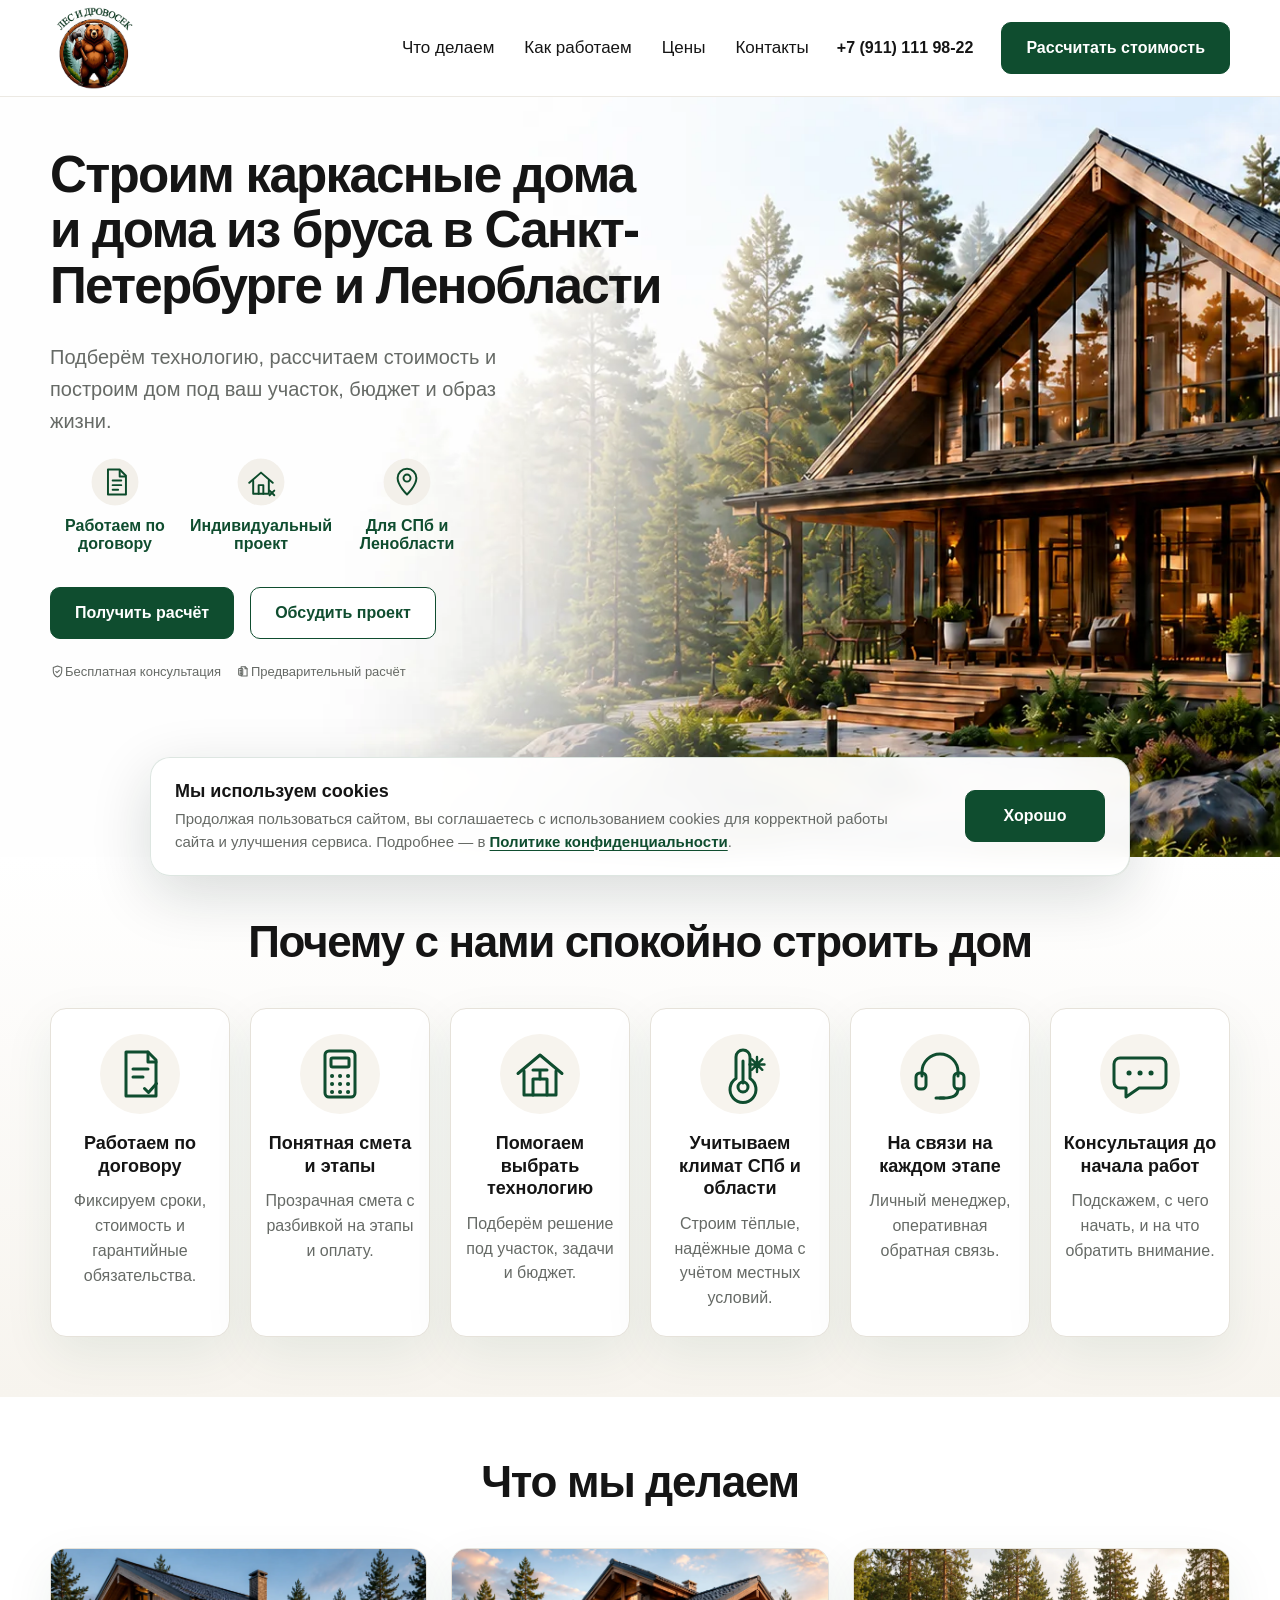
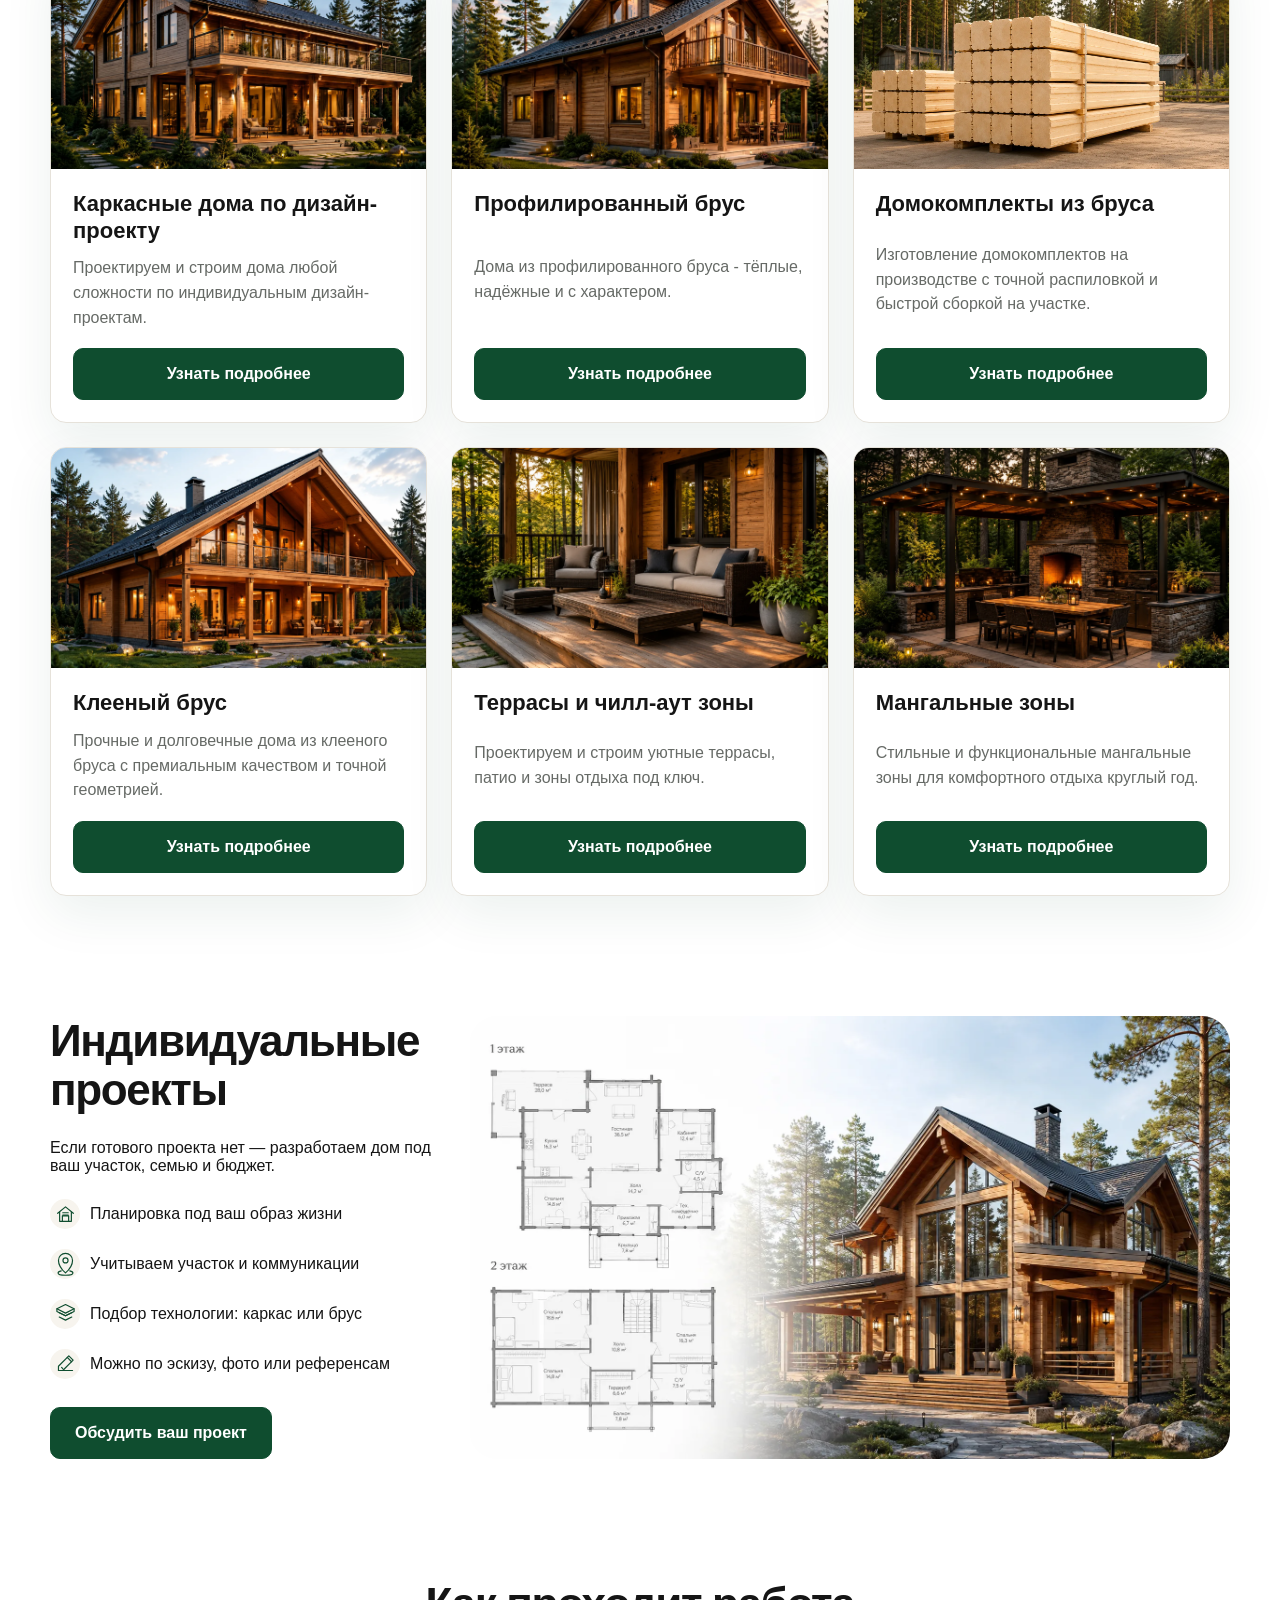
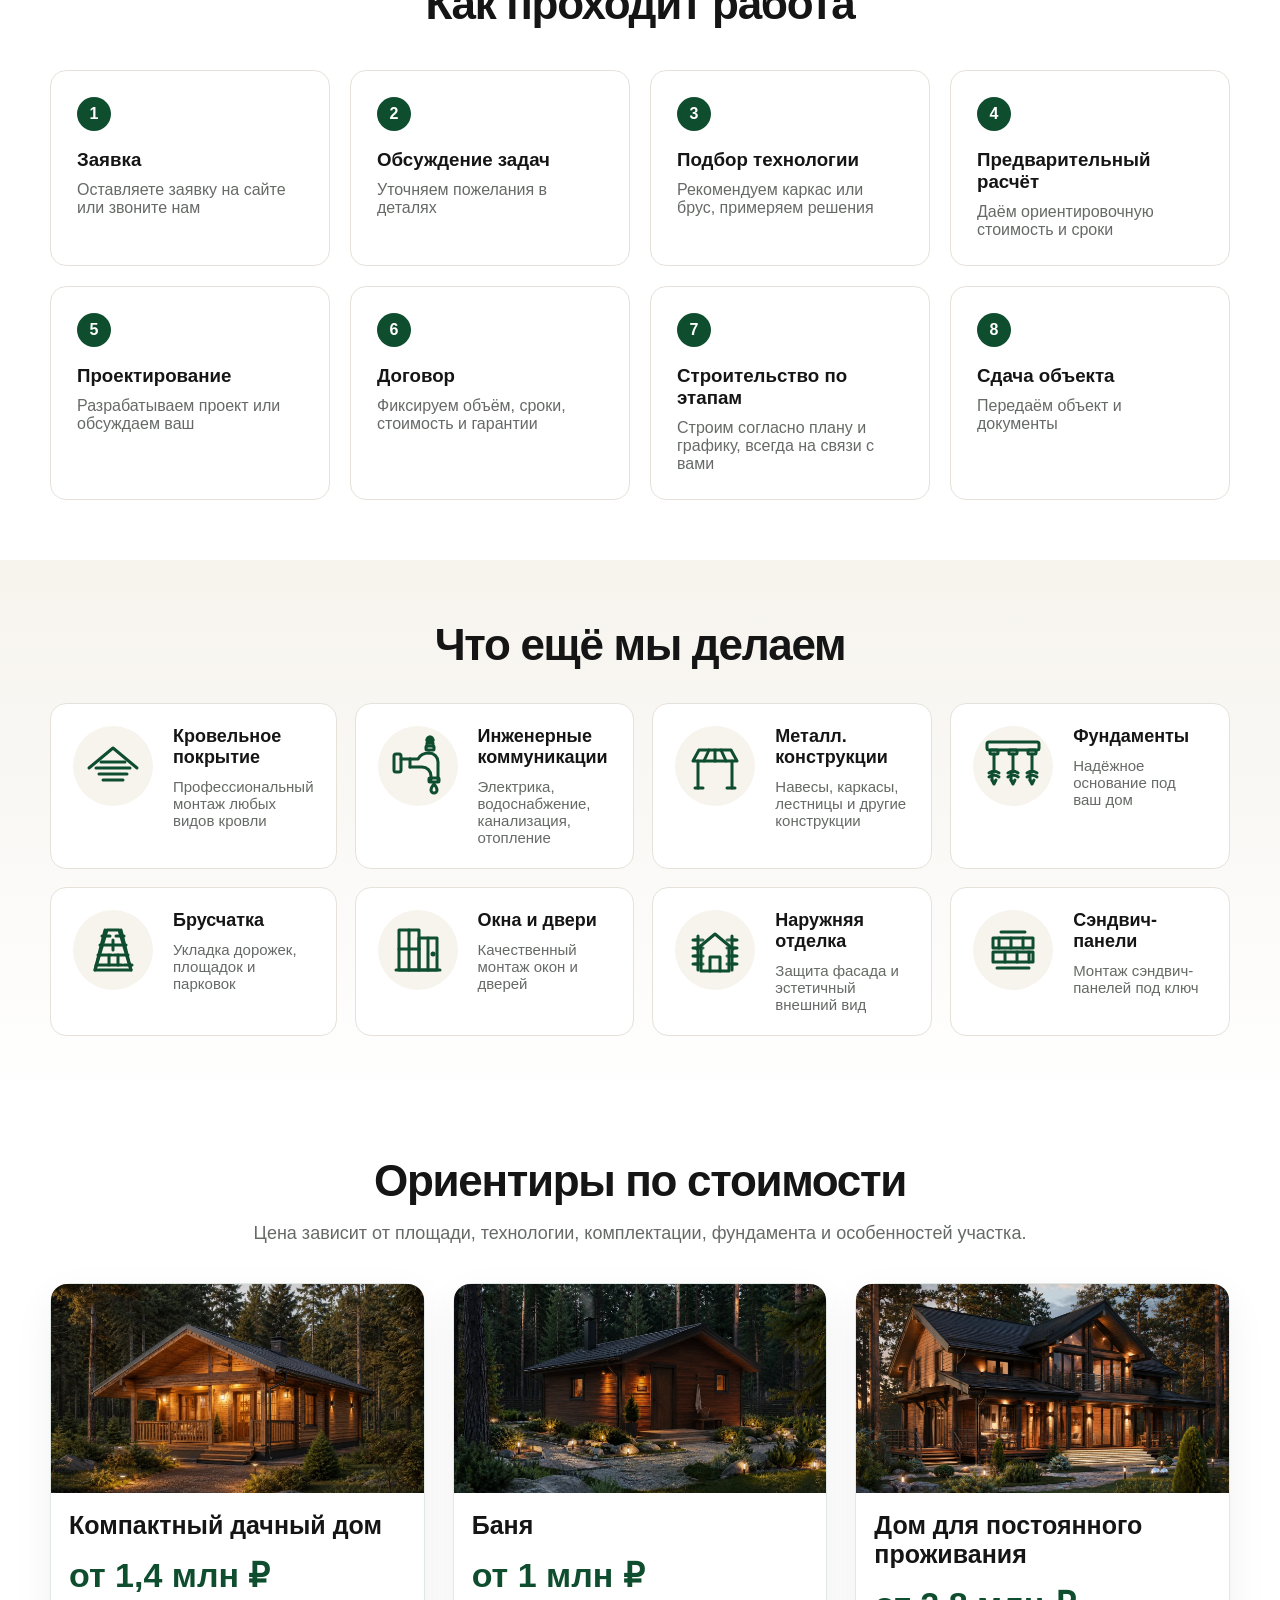
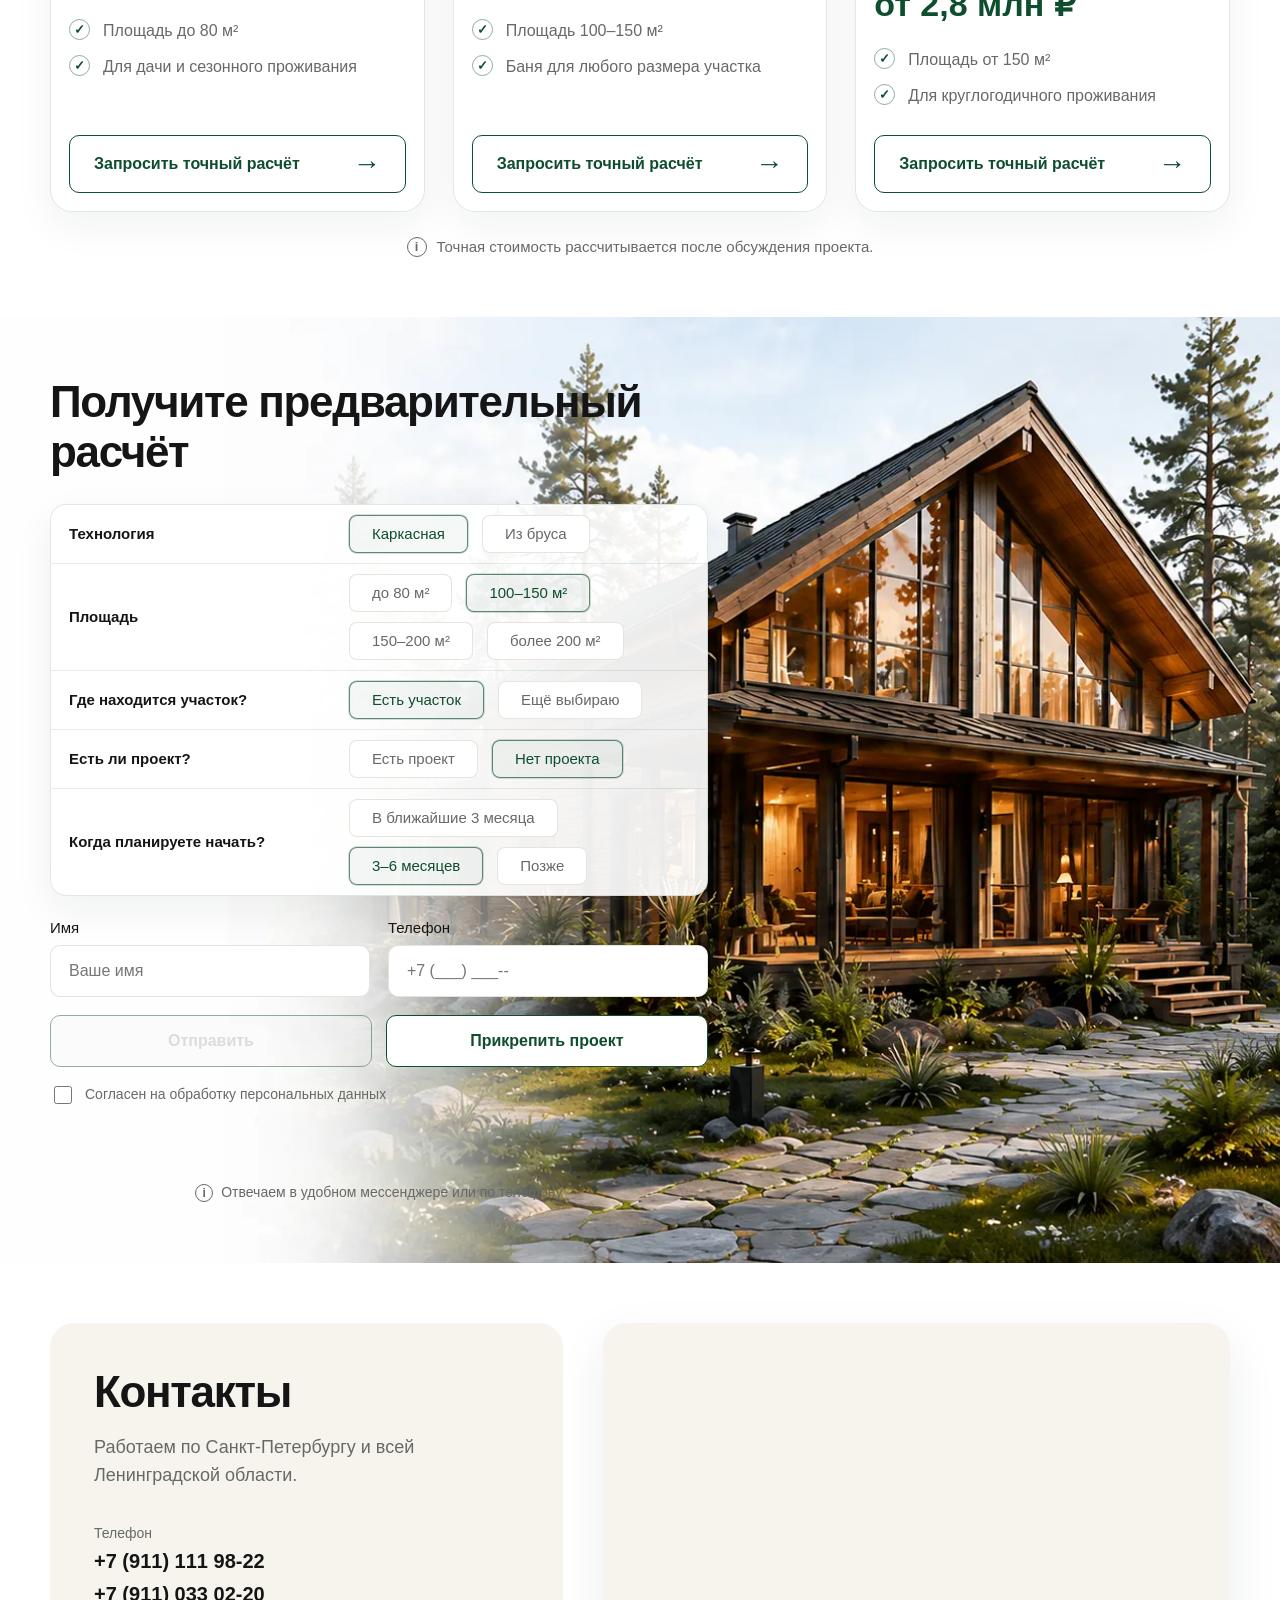
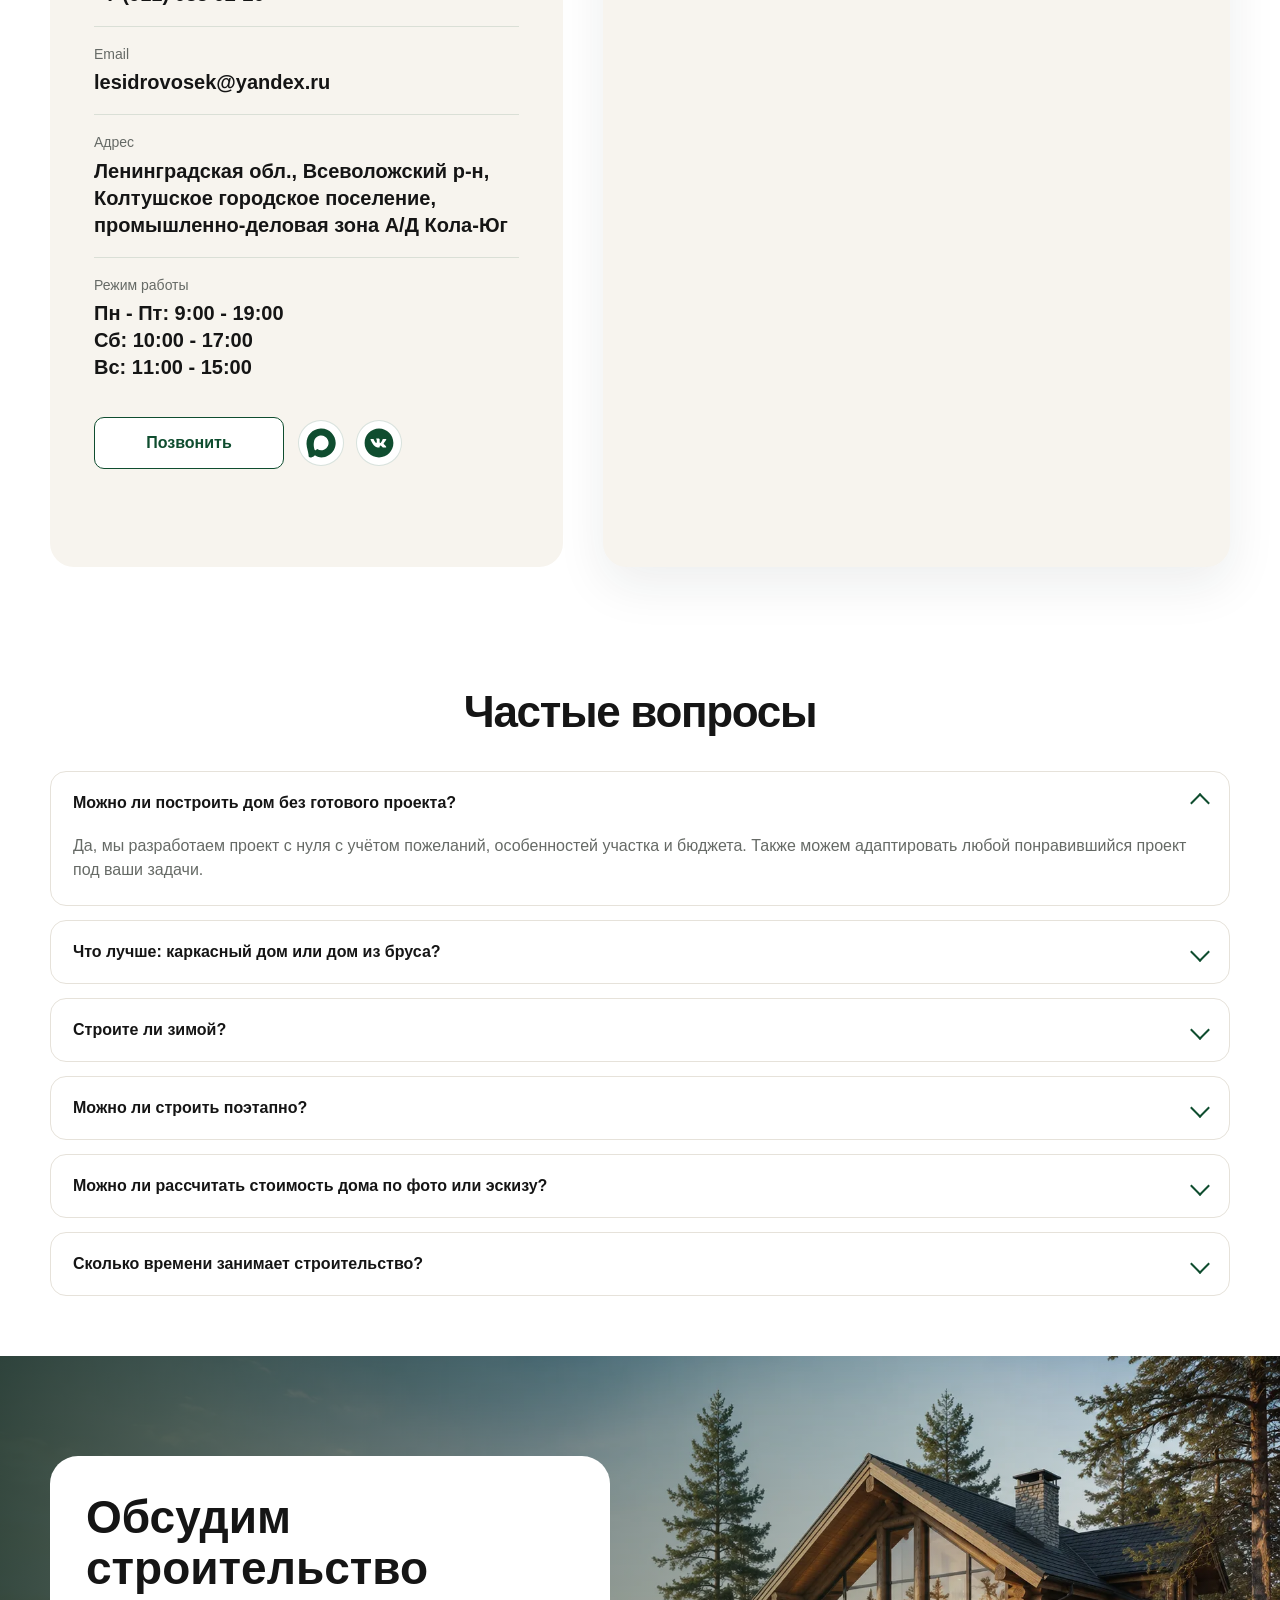
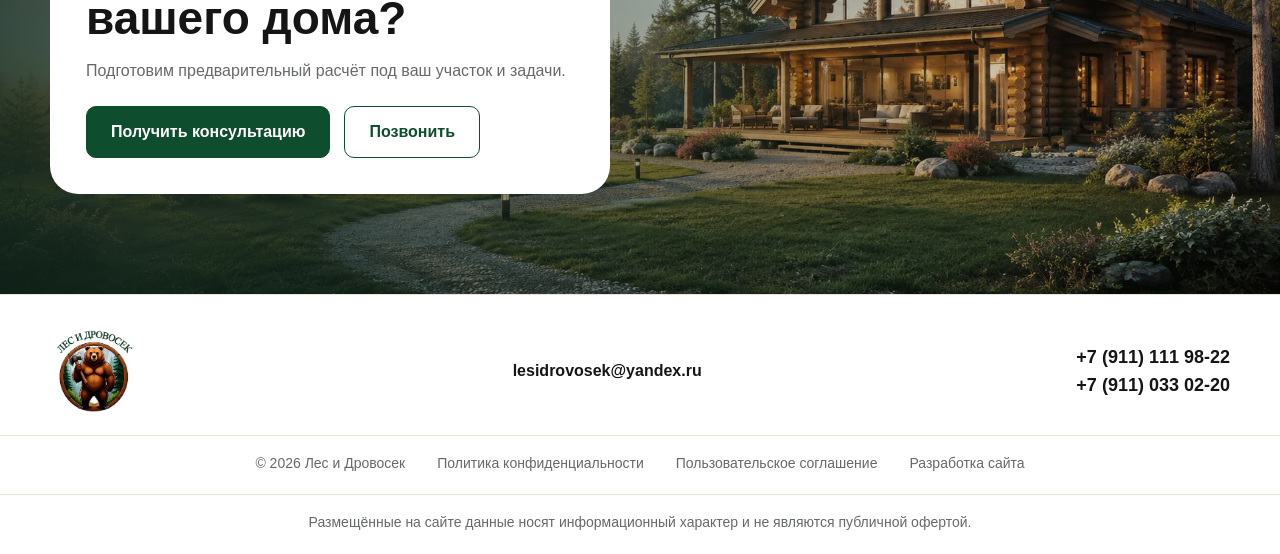
<file: index.html>
<!DOCTYPE html><html lang="ru"><head><meta name="robots" content="noindex, nofollow"><meta charset="UTF-8"><meta name="viewport" content="width=device-width,initial-scale=1"><link rel="icon" href="img/logo.png" type="image/png"><title>Лес и дровосек - строительство деревянных домов в Санкт-Петербурге и Ленобласти</title><link rel="stylesheet" href="css/main.min.css"></head><body><header class="header"><div class="container header__container"><a class="logo header__logo" href="#hero" aria-label="Лес и Дровосек — на главную"><img class="logo__image" src="img/logo.png" alt="Лес и Дровосек Пиломатериалы" width="96" height="96"></a><nav class="site-nav header__nav" aria-label="Основная навигация"><ul class="site-nav__list"><li class="site-nav__item"><a class="site-nav__link" href="#services">Что делаем</a></li><li class="site-nav__item"><a class="site-nav__link" href="#process">Как работаем</a></li><li class="site-nav__item"><a class="site-nav__link" href="#prices">Цены</a></li><li class="site-nav__item"><a class="site-nav__link" href="#contacts">Контакты</a></li><li class="site-nav__item site-nav__item--mobile"><a class="site-nav__phone" href="tel:+79111119822">+7 (911) 111 98-22</a></li><li class="site-nav__item site-nav__item--mobile"><a class="button button--primary site-nav__button" href="#request-modal" data-modal-open data-modal-source="Мобильное меню">Рассчитать стоимость</a></li></ul></nav><a class="header__phone" href="tel:+79111119822">+7 (911) 111 98-22 </a><a class="button button--primary header__button" href="#request-modal" data-modal-open data-modal-source="Шапка сайта">Рассчитать стоимость </a><button class="header__burger" type="button" aria-label="Открыть меню" aria-expanded="false"><span></span> <span></span> <span></span></button></div></header><div class="menu-overlay"></div><main class="page"><section id="hero" class="hero"><div class="container hero__container"><div class="hero__content"><h1 class="hero__title">Строим каркасные дома и дома из бруса в Санкт-Петербурге и Ленобласти</h1><p class="hero__text">Подберём технологию, рассчитаем стоимость и построим дом под ваш участок, бюджет и образ жизни.</p><ul class="hero__features"><li class="hero__feature"><img src="icons/hero-feature-contract.svg" alt="" aria-hidden="true">Работаем по договору</li><li class="hero__feature"><img src="icons/hero-feature-project.svg" alt="" aria-hidden="true">Индивидуальный проект</li><li class="hero__feature"><img src="icons/hero-feature-location.svg" alt="" aria-hidden="true">Для СПб и Ленобласти</li></ul><div class="hero__actions"><a class="button button--primary" href="#request-modal" data-modal-open data-modal-source="Баннер">Получить расчёт</a> <a class="button button--outline" href="#contacts">Обсудить проект</a></div><div class="hero__notes"><p class="hero__note"><svg class="hero__note-icon" xmlns="http://www.w3.org/2000/svg" width="24" height="24" viewBox="0 0 24 24" fill="none" aria-hidden="true"><path d="M12 3.25L18.75 5.79V10.67C18.75 15.1 16.06 19.13 12 20.75C7.94 19.13 5.25 15.1 5.25 10.67V5.79L12 3.25Z" stroke="currentColor" stroke-width="1.7" stroke-linecap="round" stroke-linejoin="round"/><path d="M9.2 11.95L11.15 13.9L14.95 10.1" stroke="currentColor" stroke-width="1.7" stroke-linecap="round" stroke-linejoin="round"/></svg> Бесплатная консультация</p><p class="hero__note"><svg class="hero__note-icon" xmlns="http://www.w3.org/2000/svg" width="24" height="24" viewBox="0 0 24 24" fill="none" aria-hidden="true"><path d="M8.25 4.25H14.5L17.75 7.5V19.25H8.25V4.25Z" stroke="currentColor" stroke-width="1.7" stroke-linecap="round" stroke-linejoin="round"/><path d="M14.5 4.25V7.5H17.75" stroke="currentColor" stroke-width="1.7" stroke-linecap="round" stroke-linejoin="round"/><rect x="4.25" y="7.25" width="6.5" height="10.5" rx="1.2" stroke="currentColor" stroke-width="1.7"/><path d="M6.25 10.25H8.75" stroke="currentColor" stroke-width="1.7" stroke-linecap="round"/><path d="M6.5 12.75H7" stroke="currentColor" stroke-width="1.7" stroke-linecap="round"/><path d="M8.5 12.75H9" stroke="currentColor" stroke-width="1.7" stroke-linecap="round"/><path d="M6.5 15.25H7" stroke="currentColor" stroke-width="1.7" stroke-linecap="round"/><path d="M8.5 15.25H9" stroke="currentColor" stroke-width="1.7" stroke-linecap="round"/></svg>Предварительный расчёт</p></div></div></div></section><section id="advantages" class="advantages section"><div class="container advantages__container"><h2 class="section-title advantages__title">Почему с нами спокойно строить дом</h2><div class="advantages__list"><article class="icon-card advantages__item"><span class="icon-card__icon"><svg xmlns="http://www.w3.org/2000/svg" width="64" height="64" viewBox="0 0 64 64" fill="none" aria-hidden="true"><path d="M18 10h22l8 8v36H18V10Z" stroke="currentColor" stroke-width="3" stroke-linecap="round" stroke-linejoin="round"/><path d="M40 10v10h8" stroke="currentColor" stroke-width="3" stroke-linecap="round" stroke-linejoin="round"/><path d="M25 27h15" stroke="currentColor" stroke-width="3" stroke-linecap="round"/><path d="M25 35h10" stroke="currentColor" stroke-width="3" stroke-linecap="round"/><path d="M36.5 46.5l4 4 8-9" stroke="currentColor" stroke-width="3" stroke-linecap="round" stroke-linejoin="round"/></svg></span><h3 class="icon-card__title">Работаем по договору</h3><p class="icon-card__text">Фиксируем сроки, стоимость и гарантийные обязательства.</p></article><article class="icon-card advantages__item"><span class="icon-card__icon"><svg xmlns="http://www.w3.org/2000/svg" width="64" height="64" viewBox="0 0 64 64" fill="none" aria-hidden="true"><rect x="17" y="9" width="30" height="46" rx="4" stroke="currentColor" stroke-width="3"/><rect x="23" y="16" width="18" height="9" rx="1.5" stroke="currentColor" stroke-width="3"/><path d="M24 34h.1M32 34h.1M40 34h.1M24 42h.1M32 42h.1M40 42h.1M24 50h.1M32 50h.1M40 50h.1" stroke="currentColor" stroke-width="4" stroke-linecap="round"/></svg></span><h3 class="icon-card__title">Понятная смета и этапы</h3><p class="icon-card__text">Прозрачная смета с разбивкой на этапы и оплату.</p></article><article class="icon-card advantages__item"><span class="icon-card__icon"><svg xmlns="http://www.w3.org/2000/svg" width="64" height="64" viewBox="0 0 64 64" fill="none" aria-hidden="true"><path d="M10 31.5 32 13l22 18.5" stroke="currentColor" stroke-width="3" stroke-linecap="round" stroke-linejoin="round"/><path d="M16 29v24h32V29" stroke="currentColor" stroke-width="3" stroke-linecap="round" stroke-linejoin="round"/><path d="M25 53V37h14v16" stroke="currentColor" stroke-width="3" stroke-linecap="round" stroke-linejoin="round"/><path d="M25 28h14M32 28v9" stroke="currentColor" stroke-width="3" stroke-linecap="round"/></svg></span><h3 class="icon-card__title">Помогаем выбрать технологию</h3><p class="icon-card__text">Подберём решение под участок, задачи и бюджет.</p></article><article class="icon-card advantages__item"><span class="icon-card__icon"><svg xmlns="http://www.w3.org/2000/svg" width="64" height="64" viewBox="0 0 64 64" fill="none" aria-hidden="true"><path d="M28 36.5V15a7 7 0 0 1 14 0v21.5a13 13 0 1 1-14 0Z" stroke="currentColor" stroke-width="3" stroke-linecap="round" stroke-linejoin="round"/><path d="M35 19v22" stroke="currentColor" stroke-width="3" stroke-linecap="round"/><path d="M35 50a5 5 0 1 0 0-10 5 5 0 0 0 0 10Z" stroke="currentColor" stroke-width="3"/><path d="M49 15v15M41.5 22.5h15M43.7 17.2l10.6 10.6M54.3 17.2 43.7 27.8" stroke="currentColor" stroke-width="2.4" stroke-linecap="round"/></svg></span><h3 class="icon-card__title">Учитываем климат СПб и области</h3><p class="icon-card__text">Строим тёплые, надёжные дома с учётом местных условий.</p></article><article class="icon-card advantages__item"><span class="icon-card__icon"><svg xmlns="http://www.w3.org/2000/svg" width="64" height="64" viewBox="0 0 64 64" fill="none" aria-hidden="true"><path d="M14 34v-4a18 18 0 0 1 36 0v4" stroke="currentColor" stroke-width="3" stroke-linecap="round"/><rect x="8" y="31" width="10" height="16" rx="4" stroke="currentColor" stroke-width="3"/><rect x="46" y="31" width="10" height="16" rx="4" stroke="currentColor" stroke-width="3"/><path d="M50 47c0 6-5 9-14 9h-4" stroke="currentColor" stroke-width="3" stroke-linecap="round"/><path d="M28 56h8" stroke="currentColor" stroke-width="3" stroke-linecap="round"/></svg></span><h3 class="icon-card__title">На связи на каждом этапе</h3><p class="icon-card__text">Личный менеджер, оперативная обратная связь.</p></article><article class="icon-card advantages__item"><span class="icon-card__icon"><svg xmlns="http://www.w3.org/2000/svg" width="64" height="64" viewBox="0 0 64 64" fill="none" aria-hidden="true"><path d="M12 16h40a6 6 0 0 1 6 6v18a6 6 0 0 1-6 6H31L18 55v-9h-6a6 6 0 0 1-6-6V22a6 6 0 0 1 6-6Z" stroke="currentColor" stroke-width="3" stroke-linecap="round" stroke-linejoin="round"/><path d="M21 31h.1M32 31h.1M43 31h.1" stroke="currentColor" stroke-width="5" stroke-linecap="round"/></svg></span><h3 class="icon-card__title">Консультация до начала работ</h3><p class="icon-card__text">Подскажем, с чего начать, и на что обратить внимание.</p></article></div></div></section><section id="services" class="services section"><div class="container services__container"><h2 class="section-title services__title">Что мы делаем</h2><div class="services__grid"><article class="service-card services__card"><div class="service-card__image"><img src="img/service-frame-house-design.webp" alt=""></div><div class="service-card__content"><h3 class="service-card__title">Каркасные дома по дизайн-проекту</h3><p class="service-card__text">Проектируем и строим дома любой сложности по индивидуальным дизайн-проектам.</p><a class="button button--primary service-card__button" href="#request-modal" data-modal-open data-modal-source="Каркасные дома">Узнать подробнее</a></div></article><article class="service-card services__card"><div class="service-card__image"><img src="img/service-profiled-timber.webp" alt=""></div><div class="service-card__content"><h3 class="service-card__title">Профилированный брус</h3><p class="service-card__text">Дома из профилированного бруса - тёплые, надёжные и с характером.</p><a class="button button--primary service-card__button" href="#request-modal" data-modal-open data-modal-source="Дома из бруса">Узнать подробнее</a></div></article><article class="service-card services__card"><div class="service-card__image"><img src="img/service-timber-house-kit.webp" alt=""></div><div class="service-card__content"><h3 class="service-card__title">Домокомплекты из бруса</h3><p class="service-card__text">Изготовление домокомплектов на производстве с точной распиловкой и быстрой сборкой на участке.</p><a class="button button--primary service-card__button" href="#request-modal" data-modal-open data-modal-source="Домокомплекты">Узнать подробнее</a></div></article><article class="service-card services__card"><div class="service-card__image"><img src="img/service-glued-timber.webp" alt=""></div><div class="service-card__content"><h3 class="service-card__title">Клееный брус</h3><p class="service-card__text">Прочные и долговечные дома из клееного бруса с премиальным качеством и точной геометрией.</p><a class="button button--primary service-card__button" href="#request-modal" data-modal-open data-modal-source="Клееный брус">Узнать подробнее</a></div></article><article class="service-card services__card"><div class="service-card__image"><img src="img/service-terrace-chillout.webp" alt=""></div><div class="service-card__content"><h3 class="service-card__title">Террасы и чилл-аут зоны</h3><p class="service-card__text">Проектируем и строим уютные террасы, патио и зоны отдыха под ключ.</p><a class="button button--primary service-card__button" href="#request-modal" data-modal-open data-modal-source="Террасы и чилл-аут зоны">Узнать подробнее</a></div></article><article class="service-card services__card"><div class="service-card__image"><img src="img/service-bbq-zone.webp" alt=""></div><div class="service-card__content"><h3 class="service-card__title">Мангальные зоны</h3><p class="service-card__text">Стильные и функциональные мангальные зоны для комфортного отдыха круглый год.</p><a class="button button--primary service-card__button" href="#request-modal" data-modal-open data-modal-source="Мангальные зоны">Узнать подробнее</a></div></article></div></div></section><section id="custom-projects" class="custom-projects section"><div class="container custom-projects__container"><div class="custom-projects__content"><h2 class="section-title custom-projects__title">Индивидуальные проекты</h2><p class="custom-projects__text">Если готового проекта нет — разработаем дом под ваш участок, семью и бюджет.</p><ul class="custom-projects__list"><li class="custom-projects__item"><span class="custom-projects__icon"><svg xmlns="http://www.w3.org/2000/svg" width="64" height="64" viewBox="0 0 64 64" fill="none" aria-hidden="true"><path d="M12 31.5 32 15l20 16.5" stroke="currentColor" stroke-width="3" stroke-linecap="round" stroke-linejoin="round"/><path d="M17 28.5V52h30V28.5" stroke="currentColor" stroke-width="3" stroke-linecap="round" stroke-linejoin="round"/><path d="M24 52V38h16v14" stroke="currentColor" stroke-width="3" stroke-linecap="round" stroke-linejoin="round"/><path d="M25 30h14M25 36h14" stroke="currentColor" stroke-width="3" stroke-linecap="round"/></svg></span><p>Планировка под ваш образ жизни</p></li><li class="custom-projects__item"><span class="custom-projects__icon"><svg xmlns="http://www.w3.org/2000/svg" width="64" height="64" viewBox="0 0 64 64" fill="none" aria-hidden="true"><path d="M32 56s18-16.2 18-32A18 18 0 1 0 14 24c0 15.8 18 32 18 32Z" stroke="currentColor" stroke-width="3" stroke-linecap="round" stroke-linejoin="round"/><circle cx="32" cy="24" r="6.5" stroke="currentColor" stroke-width="3"/><path d="M21 51c-4.8 1.1-8 3-8 5.2 0 3.2 8.5 5.8 19 5.8s19-2.6 19-5.8c0-2.2-3.2-4.1-8-5.2" stroke="currentColor" stroke-width="3" stroke-linecap="round"/></svg></span><p>Учитываем участок и коммуникации</p></li><li class="custom-projects__item"><span class="custom-projects__icon"><svg xmlns="http://www.w3.org/2000/svg" width="64" height="64" viewBox="0 0 64 64" fill="none" aria-hidden="true"><path d="M32 9 54 20 32 31 10 20 32 9Z" stroke="currentColor" stroke-width="3" stroke-linecap="round" stroke-linejoin="round"/><path d="M16 30 32 38 48 30" stroke="currentColor" stroke-width="3" stroke-linecap="round" stroke-linejoin="round"/><path d="M16 41 32 49 48 41" stroke="currentColor" stroke-width="3" stroke-linecap="round" stroke-linejoin="round"/><path d="M10 20v7l22 11 22-11v-7" stroke="currentColor" stroke-width="3" stroke-linecap="round" stroke-linejoin="round"/></svg></span><p>Подбор технологии: каркас или брус</p></li><li class="custom-projects__item"><span class="custom-projects__icon"><svg xmlns="http://www.w3.org/2000/svg" width="64" height="64" viewBox="0 0 64 64" fill="none" aria-hidden="true"><path d="M40.5 12.5 51.5 23.5 25 50H14V39L40.5 12.5Z" stroke="currentColor" stroke-width="3" stroke-linecap="round" stroke-linejoin="round"/><path d="M36.5 16.5 47.5 27.5" stroke="currentColor" stroke-width="3" stroke-linecap="round" stroke-linejoin="round"/><path d="M14 50h36" stroke="currentColor" stroke-width="3" stroke-linecap="round"/><path d="M22 42 25 45" stroke="currentColor" stroke-width="3" stroke-linecap="round"/></svg></span><p>Можно по эскизу, фото или референсам</p></li></ul><a class="button button--primary custom-projects__button" href="#request-modal" data-modal-open data-modal-source="Индивидуальные проекты">Обсудить ваш проект</a></div><div class="custom-projects__visual" aria-hidden="true"><img src="img/custom-projects-img.webp" alt="Планировка дома из бруса"></div></div></section><section id="process" class="process section"><div class="container process__container"><h2 class="section-title process__title">Как проходит работа</h2><div class="process__steps"><article class="process-step process__step"><span class="process-step__number">1</span><h3 class="process-step__title">Заявка</h3><p class="process-step__text">Оставляете заявку на сайте или звоните нам</p></article><article class="process-step process__step"><span class="process-step__number">2</span><h3 class="process-step__title">Обсуждение задач</h3><p class="process-step__text">Уточняем пожелания в деталях</p></article><article class="process-step process__step"><span class="process-step__number">3</span><h3 class="process-step__title">Подбор технологии</h3><p class="process-step__text">Рекомендуем каркас или брус, примеряем решения</p></article><article class="process-step process__step"><span class="process-step__number">4</span><h3 class="process-step__title">Предварительный расчёт</h3><p class="process-step__text">Даём ориентировочную стоимость и сроки</p></article><article class="process-step process__step"><span class="process-step__number">5</span><h3 class="process-step__title">Проектирование</h3><p class="process-step__text">Разрабатываем проект или обсуждаем ваш</p></article><article class="process-step process__step"><span class="process-step__number">6</span><h3 class="process-step__title">Договор</h3><p class="process-step__text">Фиксируем объём, сроки, стоимость и гарантии</p></article><article class="process-step process__step"><span class="process-step__number">7</span><h3 class="process-step__title">Строительство по этапам</h3><p class="process-step__text">Строим согласно плану и графику, всегда на связи с вами</p></article><article class="process-step process__step"><span class="process-step__number">8</span><h3 class="process-step__title">Сдача объекта</h3><p class="process-step__text">Передаём объект и документы</p></article></div></div></section><section id="additional-services" class="additional-services section"><div class="container additional-services__container"><h2 class="section-title additional-services__title">Что ещё мы делаем</h2><div class="additional-services__grid"><article class="additional-card additional-services__item"><span class="additional-services__icon"><svg xmlns="http://www.w3.org/2000/svg" width="64" height="64" viewBox="0 0 64 64" fill="none" aria-hidden="true"><path d="M8 34L32 14l24 20" stroke="currentColor" stroke-width="3" stroke-linecap="round" stroke-linejoin="round"/><path d="M15 34h34" stroke="currentColor" stroke-width="3" stroke-linecap="round"/><path d="M20 28h24" stroke="currentColor" stroke-width="3" stroke-linecap="round"/><path d="M18 40h28" stroke="currentColor" stroke-width="3" stroke-linecap="round"/><path d="M22 46h20" stroke="currentColor" stroke-width="3" stroke-linecap="round"/></svg></span><div class="additional-services__info"><h3 class="additional-card__title">Кровельное покрытие</h3><p class="additional-card__text">Профессиональный монтаж любых видов кровли</p></div></article><article class="additional-card additional-services__item"><span class="additional-services__icon"><svg xmlns="http://www.w3.org/2000/svg" width="64" height="64" viewBox="0 0 64 64" fill="none" aria-hidden="true"><g stroke="currentColor" stroke-width="3" stroke-linecap="round" stroke-linejoin="round"><rect x="8" y="20" width="7" height="18" rx="2"/><path d="M15 25h9"/><path d="M24 25v8"/><path d="M24 33h12c5 0 9 4 9 9v4"/><path d="M24 25h8c2-4 6-6 11-6"/><path d="M43 19c5 0 9 4 9 9v18"/><rect x="40" y="12" width="8" height="4" rx="1"/><path d="M41 12V9"/><path d="M47 12V9"/><circle cx="44" cy="6" r="3"/><path d="M44 3v6"/><path d="M41 6h6"/><rect x="43" y="44" width="10" height="4" rx="1"/><path d="M48 50c0 0-3 3.5-3 6a3 3 0 0 0 6 0c0-2.5-3-6-3-6Z"/></g></svg></span><div class="additional-services__info"><h3 class="additional-card__title">Инженерные коммуникации</h3><p class="additional-card__text">Электрика, водоснабжение, канализация, отопление</p></div></article><article class="additional-card additional-services__item"><span class="additional-services__icon"><svg xmlns="http://www.w3.org/2000/svg" width="64" height="64" viewBox="0 0 64 64" fill="none" aria-hidden="true"><path d="M10 27h44L48 16H16L10 27Z" stroke="currentColor" stroke-width="3" stroke-linecap="round" stroke-linejoin="round"/><path d="M15 27v27M49 27v27" stroke="currentColor" stroke-width="3" stroke-linecap="round"/><path d="M21 27l5-11M32 27V16M43 27l-5-11" stroke="currentColor" stroke-width="3" stroke-linecap="round"/><path d="M12 54h8M44 54h8" stroke="currentColor" stroke-width="3" stroke-linecap="round"/></svg></span><div class="additional-services__info"><h3 class="additional-card__title">Металл. конструкции</h3><p class="additional-card__text">Навесы, каркасы, лестницы и другие конструкции</p></div></article><article class="additional-card additional-services__item"><span class="additional-services__icon"><svg xmlns="http://www.w3.org/2000/svg" width="64" height="64" viewBox="0 0 64 64" fill="none" aria-hidden="true"><g stroke="currentColor" stroke-width="3" stroke-linecap="round" stroke-linejoin="round"><rect x="6" y="8" width="52" height="8" rx="2"/><rect x="9" y="16" width="8" height="4" rx="1"/><rect x="28" y="16" width="8" height="4" rx="1"/><rect x="47" y="16" width="8" height="4" rx="1"/><path d="M13 20v18"/><path d="M32 20v18"/><path d="M51 20v18"/><path d="M8 39c3-2 7-2 10 0"/><path d="M8 43c3-2 7-2 10 0"/><path d="M27 39c3-2 7-2 10 0"/><path d="M27 43c3-2 7-2 10 0"/><path d="M46 39c3-2 7-2 10 0"/><path d="M46 43c3-2 7-2 10 0"/><path d="M11 38v8"/><path d="M30 38v8"/><path d="M49 38v8"/><path d="M11 46l2 4 2-4"/><path d="M30 46l2 4 2-4"/><path d="M49 46l2 4 2-4"/></g></svg></span><div class="additional-services__info"><h3 class="additional-card__title">Фундаменты</h3><p class="additional-card__text">Надёжное основание под ваш дом</p></div></article><article class="additional-card additional-services__item"><span class="additional-services__icon"><svg xmlns="http://www.w3.org/2000/svg" width="64" height="64" viewBox="0 0 64 64" fill="none" aria-hidden="true"><g stroke="currentColor" stroke-width="3" stroke-linecap="round" stroke-linejoin="round"><path d="M14 52h36l-12-40H26L14 52Z"/><path d="M21 18h8"/><path d="M35 18h8"/><path d="M19 27h12"/><path d="M33 27h12"/><path d="M17 37h14"/><path d="M33 37h14"/><path d="M15 47h12"/><path d="M29 47h12"/><path d="M43 47h8"/><path d="M24 12l-10 40"/><path d="M40 12l10 40"/><path d="M32 22v10"/><path d="M28 37v10"/><path d="M37 37v10"/></g></svg></span><div class="additional-services__info"><h3 class="additional-card__title">Брусчатка</h3><p class="additional-card__text">Укладка дорожек, площадок и парковок</p></div></article><article class="additional-card additional-services__item"><span class="additional-services__icon"><svg xmlns="http://www.w3.org/2000/svg" width="64" height="64" viewBox="0 0 64 64" fill="none" aria-hidden="true"><path d="M13 12h20v40H13V12Z" stroke="currentColor" stroke-width="3" stroke-linejoin="round"/><path d="M33 20h18v32H33V20Z" stroke="currentColor" stroke-width="3" stroke-linejoin="round"/><path d="M23 12v40M13 31h20" stroke="currentColor" stroke-width="3" stroke-linecap="round"/><path d="M42 20v32" stroke="currentColor" stroke-width="3" stroke-linecap="round"/><path d="M47 36h.1" stroke="currentColor" stroke-width="5" stroke-linecap="round"/><path d="M10 52h44" stroke="currentColor" stroke-width="3" stroke-linecap="round"/></svg></span><div class="additional-services__info"><h3 class="additional-card__title">Окна и двери</h3><p class="additional-card__text">Качественный монтаж окон и дверей</p></div></article><article class="additional-card additional-services__item"><span class="additional-services__icon"><svg xmlns="http://www.w3.org/2000/svg" width="64" height="64" viewBox="0 0 64 64" fill="none" aria-hidden="true"><path d="M18 29.5V53h28V29.5" stroke="currentColor" stroke-width="3" stroke-linecap="round" stroke-linejoin="round"/><path d="M14 31L32 16l18 15" stroke="currentColor" stroke-width="3" stroke-linecap="round" stroke-linejoin="round"/><path d="M27 53V39h10v14" stroke="currentColor" stroke-width="3" stroke-linecap="round" stroke-linejoin="round"/><path d="M10 22h5M10 30h5M10 38h5M10 46h5" stroke="currentColor" stroke-width="3" stroke-linecap="round"/><path d="M49 22h5M49 30h5M49 38h5M49 46h5" stroke="currentColor" stroke-width="3" stroke-linecap="round"/><path d="M15 18v34M49 18v34" stroke="currentColor" stroke-width="3" stroke-linecap="round"/><path d="M12 22h8M12 30h8M12 38h8M12 46h8" stroke="currentColor" stroke-width="3" stroke-linecap="round" opacity="0.8"/><path d="M44 22h8M44 30h8M44 38h8M44 46h8" stroke="currentColor" stroke-width="3" stroke-linecap="round" opacity="0.8"/></svg></span><div class="additional-services__info"><h3 class="additional-card__title">Наружняя отделка</h3><p class="additional-card__text">Защита фасада и эстетичный внешний вид</p></div></article><article class="additional-card additional-services__item"><span class="additional-services__icon"><svg xmlns="http://www.w3.org/2000/svg" width="64" height="64" viewBox="0 0 64 64" fill="none" aria-hidden="true"><path d="M12 20h40v10H12V20Z" stroke="currentColor" stroke-width="3" stroke-linejoin="round"/><path d="M12 34h40v10H12V34Z" stroke="currentColor" stroke-width="3" stroke-linejoin="round"/><path d="M18 20v10M30 20v10M42 20v10M24 34v10M36 34v10M48 34v10" stroke="currentColor" stroke-width="3" stroke-linecap="round"/><path d="M16 50h32" stroke="currentColor" stroke-width="3" stroke-linecap="round"/><path d="M20 14h24" stroke="currentColor" stroke-width="3" stroke-linecap="round"/></svg></span><div class="additional-services__info"><h3 class="additional-card__title">Сэндвич- панели</h3><p class="additional-card__text">Монтаж сэндвич-панелей под ключ</p></div></article></div></div></section><section id="prices" class="prices section"><div class="container prices__container"><h2 class="section-title prices__title">Ориентиры по стоимости</h2><p class="prices__note">Цена зависит от площади, технологии, комплектации, фундамента и особенностей участка.</p><div class="prices__grid"><article class="price-card prices__card"><div class="price-card__image"><img src="img/prices-small-house.webp" alt="Компактный дачный дом"></div><div class="price-card__content"><h3 class="price-card__title">Компактный дачный дом</h3><p class="price-card__price">от 1,4 млн ₽</p><ul class="price-card__list"><li class="price-card__item">Площадь до 80 м²</li><li class="price-card__item">Для дачи и сезонного проживания</li></ul><a class="button button--outline price-card__button" href="#request-modal" data-modal-open data-modal-source="Компактный дачный дом"><span>Запросить точный расчёт</span> <span class="price-card__button-icon" aria-hidden="true">→</span></a></div></article><article class="price-card prices__card"><div class="price-card__image"><img src="img/prices-sauna.webp" alt="Семейный дом"></div><div class="price-card__content"><h3 class="price-card__title">Баня</h3><p class="price-card__price">от 1 млн ₽</p><ul class="price-card__list"><li class="price-card__item">Площадь 100–150 м²</li><li class="price-card__item">Баня для любого размера участка</li></ul><a class="button button--outline price-card__button" href="#request-modal" data-modal-open data-modal-source="Баня"><span>Запросить точный расчёт</span> <span class="price-card__button-icon" aria-hidden="true">→</span></a></div></article><article class="price-card prices__card"><div class="price-card__image"><img src="img/prices-big-house.webp" alt="Дом для постоянного проживания"></div><div class="price-card__content"><h3 class="price-card__title">Дом для постоянного проживания</h3><p class="price-card__price">от 2,8 млн ₽</p><ul class="price-card__list"><li class="price-card__item">Площадь от 150 м²</li><li class="price-card__item">Для круглогодичного проживания</li></ul><a class="button button--outline price-card__button" href="#request-modal" data-modal-open data-modal-source="Дом для постоянного проживания"><span>Запросить точный расчёт</span> <span class="price-card__button-icon" aria-hidden="true">→</span></a></div></article></div><p class="prices__disclaimer"><span class="prices__disclaimer-icon" aria-hidden="true">i</span> Точная стоимость рассчитывается после обсуждения проекта.</p></div></section><section id="quiz" class="quiz section"><div class="container quiz__container"><div class="quiz__content"><h2 class="section-title quiz__title">Получите предварительный расчёт</h2><form class="quiz__form" action="send.php" method="post" enctype="multipart/form-data"><input type="hidden" name="form_source" value="Квиз: предварительный расчёт"><div class="quiz__table"><div class="quiz__row"><p class="quiz__question">Технология</p><div class="quiz__options"><label class="quiz__option"><input type="radio" name="technology" value="Каркасная" checked="checked"> <span>Каркасная</span></label> <label class="quiz__option"><input type="radio" name="technology" value="Из бруса"> <span>Из бруса</span></label></div></div><div class="quiz__row"><p class="quiz__question">Площадь</p><div class="quiz__options"><label class="quiz__option"><input type="radio" name="area" value="до 80 м²"> <span>до 80 м²</span></label> <label class="quiz__option"><input type="radio" name="area" value="100–150 м²" checked="checked"> <span>100–150 м²</span></label> <label class="quiz__option"><input type="radio" name="area" value="150–200 м²"> <span>150–200 м²</span></label> <label class="quiz__option"><input type="radio" name="area" value="более 200 м²"> <span>более 200 м²</span></label></div></div><div class="quiz__row"><p class="quiz__question">Где находится участок?</p><div class="quiz__options"><label class="quiz__option"><input type="radio" name="plot" value="Есть участок" checked="checked"> <span>Есть участок</span></label> <label class="quiz__option"><input type="radio" name="plot" value="Ещё выбираю"> <span>Ещё выбираю</span></label></div></div><div class="quiz__row"><p class="quiz__question">Есть ли проект?</p><div class="quiz__options"><label class="quiz__option"><input type="radio" name="project" value="Есть проект"> <span>Есть проект</span></label> <label class="quiz__option"><input type="radio" name="project" value="Нет проекта" checked="checked"> <span>Нет проекта</span></label></div></div><div class="quiz__row"><p class="quiz__question">Когда планируете начать?</p><div class="quiz__options"><label class="quiz__option"><input type="radio" name="start_time" value="В ближайшие 3 месяца"> <span>В ближайшие 3 месяца</span></label> <label class="quiz__option"><input type="radio" name="start_time" value="3–6 месяцев" checked="checked"> <span>3–6 месяцев</span></label> <label class="quiz__option"><input type="radio" name="start_time" value="Позже"> <span>Позже</span></label></div></div></div><div class="quiz__fields"><label class="quiz__field"><span class="quiz__field-label">Имя</span> <input type="text" name="name" placeholder="Ваше имя"></label> <label class="quiz__field"><span class="quiz__field-label">Телефон</span> <input type="tel" name="phone" placeholder="+7 (___) ___--" required></label></div><div class="quiz__actions"><button class="button quiz__submit" type="submit" disabled="disabled">Отправить</button> <label class="button button--outline quiz__file-button"><input class="quiz__file-input" type="file" name="project_file" accept=".pdf,.jpg,.jpeg,.png,.webp"> <span class="quiz__file-text">Прикрепить проект</span></label></div><label class="quiz__agreement"><input class="quiz__agreement-input" type="checkbox" name="agreement" required> <span>Согласен на обработку персональных данных</span></label><p class="quiz__file-name" aria-live="polite"></p><p class="quiz__status" aria-live="polite"></p><p class="quiz__hint">Отвечаем в удобном мессенджере или по телефону</p></form></div><div class="quiz__visual" aria-hidden="true"></div></div></section><section id="contacts" class="contacts section"><div class="container contacts__container"><div class="contacts__content"><h2 class="section-title contacts__title">Контакты</h2><p class="contacts__text">Работаем по Санкт-Петербургу и всей Ленинградской области.</p><div class="contacts__list"><div class="contacts__item"><span class="contacts__item-label">Телефон</span> <a class="contacts__item-value" href="tel:+79111119822">+7 (911) 111 98-22 </a><a class="contacts__item-value" href="tel:+79110330220">+7 (911) 033 02-20</a></div><div class="contacts__item"><span class="contacts__item-label">Email</span> <a class="contacts__item-value" href="mailto:lesidrovosek@yandex.ru">lesidrovosek@yandex.ru</a></div><div class="contacts__item"><span class="contacts__item-label">Адрес</span><address class="contacts__item-value">Ленинградская обл., Всеволожский р-н, Колтушское городское поселение, промышленно-деловая зона А/Д Кола-Юг</address></div><div class="contacts__item"><span class="contacts__item-label">Режим работы</span> <span class="contacts__item-value">Пн - Пт: 9:00 - 19:00<br>Сб: 10:00 - 17:00<br>Вс: 11:00 - 15:00</span></div></div><div class="contacts__actions"><a class="button contacts__button button--outline" href="tel:+79111119822">Позвонить</a><div class="contacts__social-list"><button class="contacts__social-link contacts__social-link--max" type="button" aria-label="Написать в Max"><img src="icons/max-icon.svg" alt=""></button> <a class="contacts__social-link" href="https://vk.com/lesidrovosek" target="_blank" rel="noopener" aria-label="ВКонтакте"><img src="icons/vk-icon.svg" alt=""></a></div><p class="contacts__max-hint" aria-live="polite">Напишите нам в Max по номеру<br><a href="tel:+79110330220">+7 (911) 033 02-20</a></p></div></div><div class="contacts__map"><iframe src="https://yandex.ru/map-widget/v1/?ll=30.663130%2C59.894295&z=17&pt=30.663130%2C59.894295%2Cpm2rdm" width="100%" height="100%" frameborder="0" allowfullscreen="true" loading="lazy" title="Карта проезда"></iframe></div></div></section><section id="faq" class="faq section"><div class="container faq__container"><h2 class="section-title faq__title">Частые вопросы</h2><div class="faq__list"><article class="faq-item faq__item faq-item--active"><button class="faq-item__button" type="button"><span class="faq-item__question">Можно ли построить дом без готового проекта?</span><span class="faq-item__icon"></span></button><div class="faq-item__answer">Да, мы разработаем проект с нуля с учётом пожеланий, особенностей участка и бюджета. Также можем адаптировать любой понравившийся проект под ваши задачи.</div></article><article class="faq-item faq__item faq-item"><button class="faq-item__button" type="button"><span class="faq-item__question">Что лучше: каркасный дом или дом из бруса?</span><span class="faq-item__icon"></span></button><div class="faq-item__answer">Каркасный дом быстрее строится и доступнее по цене. Дом из бруса экологичнее, имеет более массивные стены и естественную усадку. Выбор зависит от ваших приоритетов и бюджета, а мы поможем подобрать оптимальный вариант.</div></article><article class="faq-item faq__item faq-item"><button class="faq-item__button" type="button"><span class="faq-item__question">Строите ли зимой?</span><span class="faq-item__icon"></span></button><div class="faq-item__answer">Да, мы строим круглый год. Каркасные дома возводим в любую погоду, используя сухие пиломатериалы и технологии, которые обеспечивают отличное качество сборки при отрицательных температурах.</div></article><article class="faq-item faq__item faq-item"><button class="faq-item__button" type="button"><span class="faq-item__question">Можно ли строить поэтапно?</span><span class="faq-item__icon"></span></button><div class="faq-item__answer">Да, возможно поэтапное строительство: фундамент, коробка, кровля, отделка и т.д. Это удобно и позволяет распределить бюджет.</div></article><article class="faq-item faq__item faq-item"><button class="faq-item__button" type="button"><span class="faq-item__question">Можно ли рассчитать стоимость дома по фото или эскизу?</span><span class="faq-item__icon"></span></button><div class="faq-item__answer">Да, присылайте фото, эскиз или описание — мы предложим варианты и рассчитаем стоимость.</div></article><article class="faq-item faq__item faq-item"><button class="faq-item__button" type="button"><span class="faq-item__question">Сколько времени занимает строительство?</span><span class="faq-item__icon"></span></button><div class="faq-item__answer">Сроки зависят от типа и площади дома. Каркасный дом — от 1 до 3 месяцев, дом из бруса — от 2 до 6 месяцев.</div></article></div></div></section><section id="final-cta" class="final-cta"><div class="container final-cta__container"><div class="final-cta__card"><h2 class="final-cta__title">Обсудим строительство вашего дома?</h2><p class="final-cta__text">Подготовим предварительный расчёт под ваш участок и задачи.</p><div class="final-cta__actions"><a class="button button--primary" href="#request-modal" data-modal-open data-modal-source="Финальный ">Получить консультацию</a> <a class="button button--outline" href="tel:+79111119822">Позвонить</a></div></div></div></section></main><footer class="footer"><div class="container footer__container"><a class="logo footer__logo" href="#hero" aria-label="Лес и Дровосек — на главную"><img class="logo__image" src="img/logo.png" alt="Лес и Дровосек Пиломатериалы" width="84" height="84"> </a><a class="footer__email" href="mailto:lesidrovosek@yandex.ru">lesidrovosek@yandex.ru</a><div class="footer__phones" aria-label="Телефоны"><a class="footer__phone" href="tel:+79111119822">+7 (911) 111 98-22 </a><a class="footer__phone" href="tel:+79110330220">+7 (911) 033 02-20</a></div></div><div class="footer__bottom"><span class="footer__copyright">© 2026 Лес и Дровосек</span> <a class="footer__link" href="privacy.html">Политика конфиденциальности </a><a class="footer__link" href="user-agreement.html">Пользовательское соглашение </a><a class="footer__link" href="https://jlevandovskaya.ru/" target="_blank" rel="noopener">Разработка сайта</a></div><div class="footer__bottom-info">Размещённые на сайте данные носят информационный характер и не являются публичной офертой.</div></footer><div class="modal" id="request-modal" aria-hidden="true"><div class="modal__overlay" data-modal-close></div><div class="modal__window" role="dialog" aria-modal="true" aria-labelledby="request-modal-title"><button class="modal__close" type="button" aria-label="Закрыть окно" data-modal-close>×</button><div class="modal__content"><h2 class="modal__title" id="request-modal-title">Оставьте заявку</h2><p class="modal__text">Мы свяжемся с вами, уточним детали и подготовим предварительный расчёт.</p><form class="modal-form" action="send.php" method="post" enctype="multipart/form-data"><input class="modal-form__source" type="hidden" name="form_source" value="Всплывающая форма"> <label class="modal-form__field"><span class="modal-form__label">Имя</span> <input type="text" name="name" placeholder="Ваше имя"></label> <label class="modal-form__field"><span class="modal-form__label">Телефон</span> <input type="tel" name="phone" placeholder="+7 (___) ___--" maxlength="18" required></label><div class="modal-form__actions"><button class="button modal-form__submit" type="submit" disabled="disabled">Отправить</button> <label class="button button--outline modal-form__file-button"><input class="modal-form__file-input" type="file" name="project_file" accept=".pdf,.jpg,.jpeg,.png,.webp"> <span class="modal-form__file-text">Прикрепить проект</span></label></div><p class="modal-form__file-name" aria-live="polite"></p><p class="modal-form__status" aria-live="polite"></p><label class="modal-form__agreement"><input class="modal-form__agreement-input" type="checkbox" name="agreement" required> <span>Согласен на обработку персональных данных и ознакомлен с <a href="privacy.html" target="_blank">политикой конфиденциальности</a></span></label></form></div></div></div><div class="cookie-notice" aria-hidden="true"><div class="cookie-notice__content"><div class="cookie-notice__text"><p class="cookie-notice__title">Мы используем cookies</p><p class="cookie-notice__description">Продолжая пользоваться сайтом, вы соглашаетесь с использованием cookies для корректной работы сайта и улучшения сервиса. Подробнее — в <a href="privacy.html" target="_blank">Политике конфиденциальности</a>.</p></div><button class="button button--primary cookie-notice__button" type="button">Хорошо</button></div></div><script src="js/main.min.js"></script></body></html>
</file>
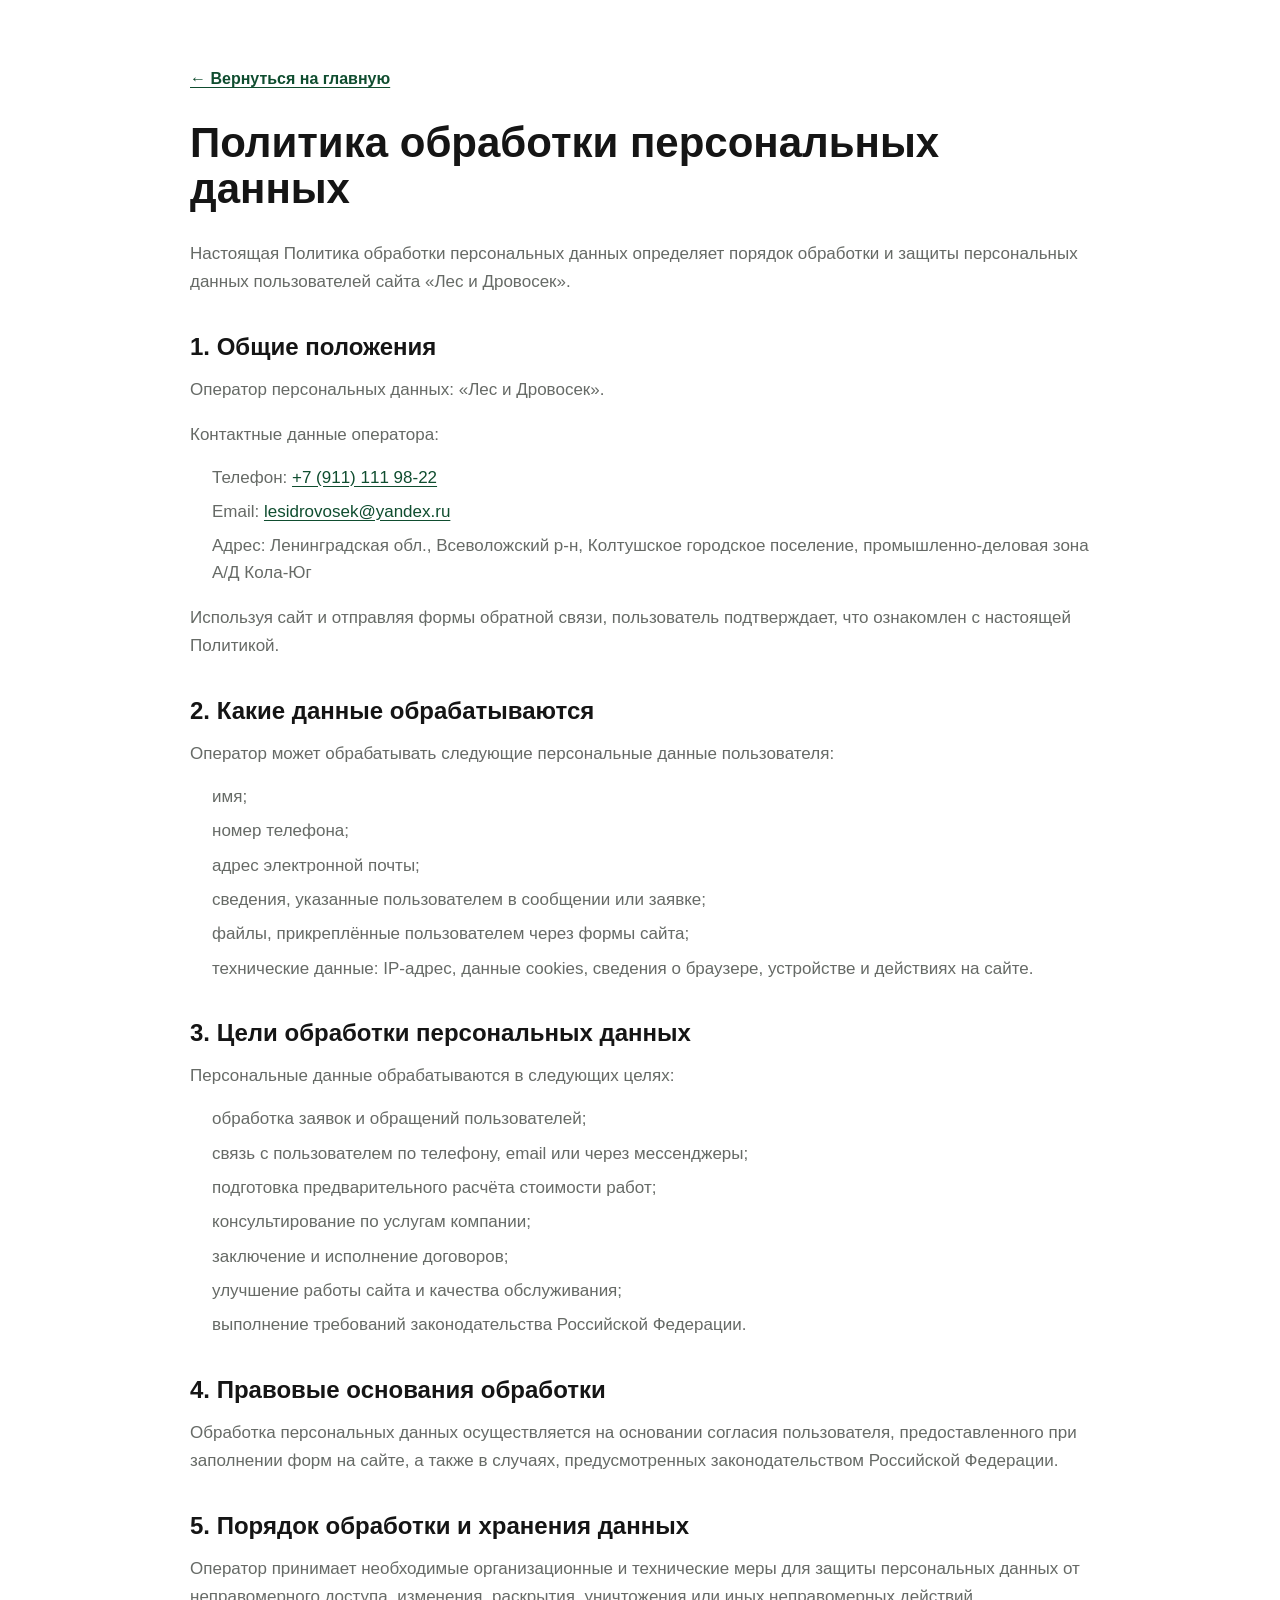
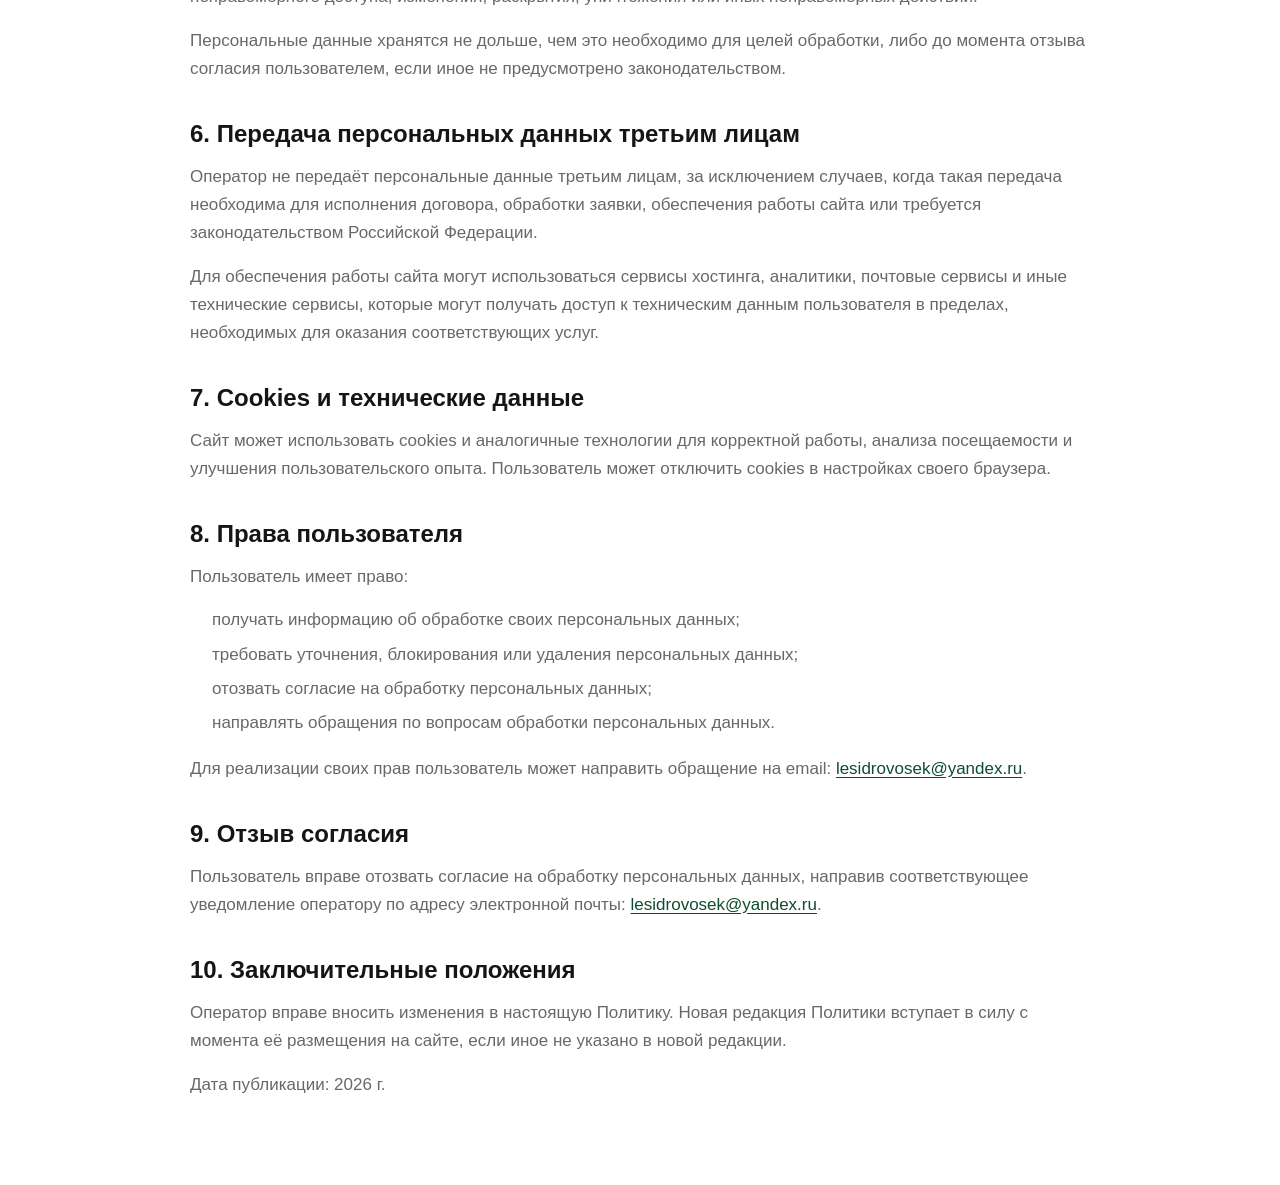
<file: privacy.html>
<!DOCTYPE html><html lang="ru"><head><meta charset="UTF-8"><meta name="format-detection" content="telephone=no"><meta name="viewport" content="width=device-width,initial-scale=1"><title>Политика обработки персональных данных — Лес и Дровосек</title><link rel="icon" href="img/favicon.png" type="image/png"><link rel="stylesheet" href="css/main.min.css"></head><body><main class="legal-page"><div class="container legal-page__container"><a class="legal-page__back" href="index.html">← Вернуться на главную</a><h1>Политика обработки персональных данных</h1><p>Настоящая Политика обработки персональных данных определяет порядок обработки и защиты персональных данных пользователей сайта «Лес и Дровосек».</p><h2>1. Общие положения</h2><p>Оператор персональных данных: «Лес и Дровосек».</p><p>Контактные данные оператора:</p><ul><li>Телефон: <a href="tel:+79111119822">+7 (911) 111 98-22</a></li><li>Email: <a href="mailto:lesidrovosek@yandex.ru">lesidrovosek@yandex.ru</a></li><li>Адрес: Ленинградская обл., Всеволожский р-н, Колтушское городское поселение, промышленно-деловая зона А/Д Кола-Юг</li></ul><p>Используя сайт и отправляя формы обратной связи, пользователь подтверждает, что ознакомлен с настоящей Политикой.</p><h2>2. Какие данные обрабатываются</h2><p>Оператор может обрабатывать следующие персональные данные пользователя:</p><ul><li>имя;</li><li>номер телефона;</li><li>адрес электронной почты;</li><li>сведения, указанные пользователем в сообщении или заявке;</li><li>файлы, прикреплённые пользователем через формы сайта;</li><li>технические данные: IP-адрес, данные cookies, сведения о браузере, устройстве и действиях на сайте.</li></ul><h2>3. Цели обработки персональных данных</h2><p>Персональные данные обрабатываются в следующих целях:</p><ul><li>обработка заявок и обращений пользователей;</li><li>связь с пользователем по телефону, email или через мессенджеры;</li><li>подготовка предварительного расчёта стоимости работ;</li><li>консультирование по услугам компании;</li><li>заключение и исполнение договоров;</li><li>улучшение работы сайта и качества обслуживания;</li><li>выполнение требований законодательства Российской Федерации.</li></ul><h2>4. Правовые основания обработки</h2><p>Обработка персональных данных осуществляется на основании согласия пользователя, предоставленного при заполнении форм на сайте, а также в случаях, предусмотренных законодательством Российской Федерации.</p><h2>5. Порядок обработки и хранения данных</h2><p>Оператор принимает необходимые организационные и технические меры для защиты персональных данных от неправомерного доступа, изменения, раскрытия, уничтожения или иных неправомерных действий.</p><p>Персональные данные хранятся не дольше, чем это необходимо для целей обработки, либо до момента отзыва согласия пользователем, если иное не предусмотрено законодательством.</p><h2>6. Передача персональных данных третьим лицам</h2><p>Оператор не передаёт персональные данные третьим лицам, за исключением случаев, когда такая передача необходима для исполнения договора, обработки заявки, обеспечения работы сайта или требуется законодательством Российской Федерации.</p><p>Для обеспечения работы сайта могут использоваться сервисы хостинга, аналитики, почтовые сервисы и иные технические сервисы, которые могут получать доступ к техническим данным пользователя в пределах, необходимых для оказания соответствующих услуг.</p><h2>7. Cookies и технические данные</h2><p>Сайт может использовать cookies и аналогичные технологии для корректной работы, анализа посещаемости и улучшения пользовательского опыта. Пользователь может отключить cookies в настройках своего браузера.</p><h2>8. Права пользователя</h2><p>Пользователь имеет право:</p><ul><li>получать информацию об обработке своих персональных данных;</li><li>требовать уточнения, блокирования или удаления персональных данных;</li><li>отозвать согласие на обработку персональных данных;</li><li>направлять обращения по вопросам обработки персональных данных.</li></ul><p>Для реализации своих прав пользователь может направить обращение на email: <a href="mailto:lesidrovosek@yandex.ru">lesidrovosek@yandex.ru</a>.</p><h2>9. Отзыв согласия</h2><p>Пользователь вправе отозвать согласие на обработку персональных данных, направив соответствующее уведомление оператору по адресу электронной почты: <a href="mailto:lesidrovosek@yandex.ru">lesidrovosek@yandex.ru</a>.</p><h2>10. Заключительные положения</h2><p>Оператор вправе вносить изменения в настоящую Политику. Новая редакция Политики вступает в силу с момента её размещения на сайте, если иное не указано в новой редакции.</p><p>Дата публикации: 2026 г.</p></div></main></body></html>
</file>
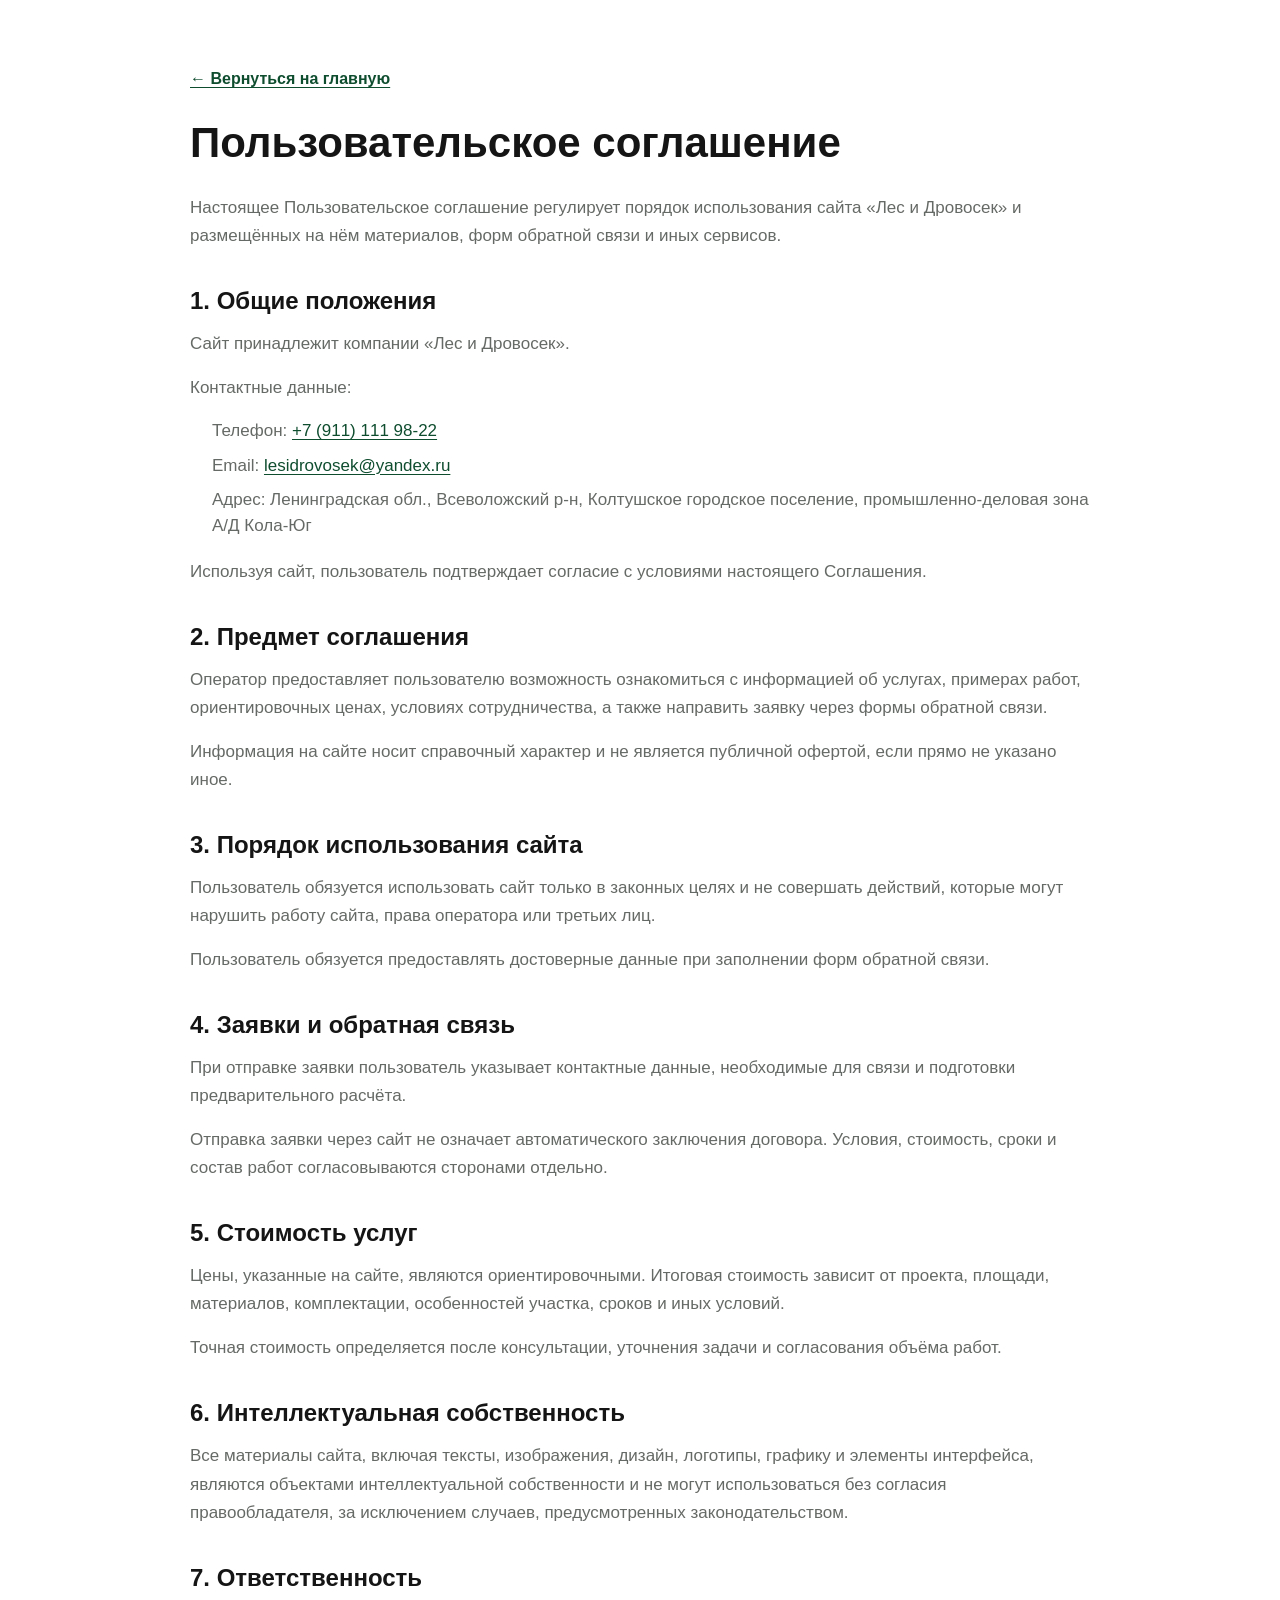
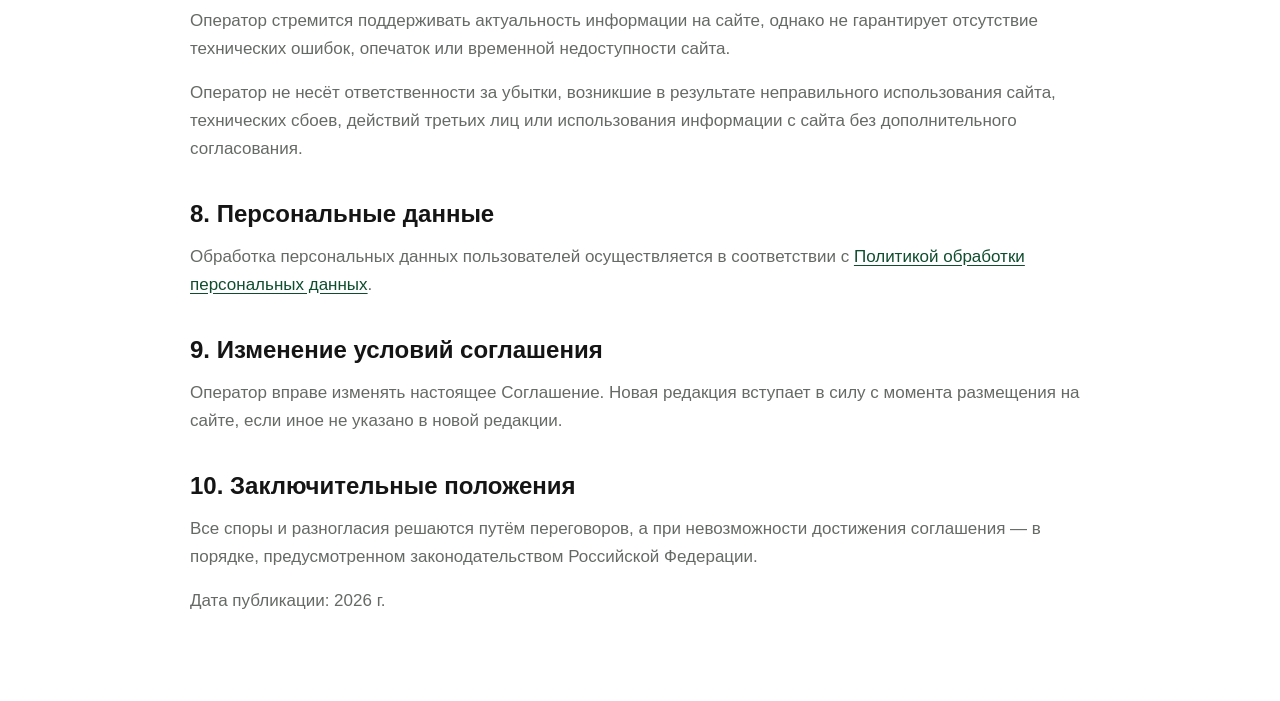
<file: user-agreement.html>
<!DOCTYPE html><html lang="ru"><head><meta charset="UTF-8"><meta name="format-detection" content="telephone=no"><meta name="viewport" content="width=device-width,initial-scale=1"><title>Пользовательское соглашение — Лес и Дровосек</title><link rel="icon" href="img/favicon.png" type="image/png"><link rel="stylesheet" href="css/main.min.css"></head><body><main class="legal-page"><div class="container legal-page__container"><a class="legal-page__back" href="index.html">← Вернуться на главную</a><h1>Пользовательское соглашение</h1><p>Настоящее Пользовательское соглашение регулирует порядок использования сайта «Лес и Дровосек» и размещённых на нём материалов, форм обратной связи и иных сервисов.</p><h2>1. Общие положения</h2><p>Сайт принадлежит компании «Лес и Дровосек».</p><p>Контактные данные:</p><ul><li>Телефон: <a href="tel:+79111119822">+7 (911) 111 98-22</a></li><li>Email: <a href="mailto:lesidrovosek@yandex.ru">lesidrovosek@yandex.ru</a></li><li>Адрес: Ленинградская обл., Всеволожский р-н, Колтушское городское поселение, промышленно-деловая зона А/Д Кола-Юг</li></ul><p>Используя сайт, пользователь подтверждает согласие с условиями настоящего Соглашения.</p><h2>2. Предмет соглашения</h2><p>Оператор предоставляет пользователю возможность ознакомиться с информацией об услугах, примерах работ, ориентировочных ценах, условиях сотрудничества, а также направить заявку через формы обратной связи.</p><p>Информация на сайте носит справочный характер и не является публичной офертой, если прямо не указано иное.</p><h2>3. Порядок использования сайта</h2><p>Пользователь обязуется использовать сайт только в законных целях и не совершать действий, которые могут нарушить работу сайта, права оператора или третьих лиц.</p><p>Пользователь обязуется предоставлять достоверные данные при заполнении форм обратной связи.</p><h2>4. Заявки и обратная связь</h2><p>При отправке заявки пользователь указывает контактные данные, необходимые для связи и подготовки предварительного расчёта.</p><p>Отправка заявки через сайт не означает автоматического заключения договора. Условия, стоимость, сроки и состав работ согласовываются сторонами отдельно.</p><h2>5. Стоимость услуг</h2><p>Цены, указанные на сайте, являются ориентировочными. Итоговая стоимость зависит от проекта, площади, материалов, комплектации, особенностей участка, сроков и иных условий.</p><p>Точная стоимость определяется после консультации, уточнения задачи и согласования объёма работ.</p><h2>6. Интеллектуальная собственность</h2><p>Все материалы сайта, включая тексты, изображения, дизайн, логотипы, графику и элементы интерфейса, являются объектами интеллектуальной собственности и не могут использоваться без согласия правообладателя, за исключением случаев, предусмотренных законодательством.</p><h2>7. Ответственность</h2><p>Оператор стремится поддерживать актуальность информации на сайте, однако не гарантирует отсутствие технических ошибок, опечаток или временной недоступности сайта.</p><p>Оператор не несёт ответственности за убытки, возникшие в результате неправильного использования сайта, технических сбоев, действий третьих лиц или использования информации с сайта без дополнительного согласования.</p><h2>8. Персональные данные</h2><p>Обработка персональных данных пользователей осуществляется в соответствии с <a href="privacy.html">Политикой обработки персональных данных</a>.</p><h2>9. Изменение условий соглашения</h2><p>Оператор вправе изменять настоящее Соглашение. Новая редакция вступает в силу с момента размещения на сайте, если иное не указано в новой редакции.</p><h2>10. Заключительные положения</h2><p>Все споры и разногласия решаются путём переговоров, а при невозможности достижения соглашения — в порядке, предусмотренном законодательством Российской Федерации.</p><p>Дата публикации: 2026 г.</p></div></main></body></html>
</file>
<file: css/main.min.css>
@charset "UTF-8";*,:after,:before{box-sizing:border-box}html{scroll-behavior:smooth}body,figure,h1,h2,h3,ol,p,ul{margin:0}ol,ul{list-style:none;padding:0}img,picture,svg{display:block;max-width:100%}button,input,select,textarea{font:inherit}button{cursor:pointer}a{text-decoration:none}body{background:#fff;color:#151515;font-family:Arial,Helvetica,sans-serif;min-width:320px}.container{margin-inline:auto;width:min(100% - 32px,1180px)}.section{padding:60px 0;scroll-margin-top:110px}.section-title{font-size:clamp(30px,4vw,44px);font-weight:700;letter-spacing:-.03em;line-height:1.12}.page{overflow:hidden;overflow-x:clip}a{color:inherit}.logo{align-items:center;display:inline-flex;flex-shrink:0}.logo__image{height:88px;-o-object-fit:contain;object-fit:contain;width:88px}.button{align-items:center;border:1px solid #0f4d2f;border-radius:10px;display:inline-flex;font-weight:700;justify-content:center;line-height:1;min-height:52px;padding:14px 24px;-webkit-tap-highlight-color:transparent;transition:transform .18s ease,background .18s ease,color .18s ease}.button,.button:active,.button:focus,.button:visited{text-decoration:none}@media (hover:hover){.button:hover{transform:translateY(-1px)}}.button--primary{background:#0f4d2f;color:#fff}.button--primary:active,.button--primary:focus,.button--primary:visited{color:#fff}.button--outline{background:#fff;color:#0f4d2f}.button--outline:active,.button--outline:focus,.button--outline:visited{color:#0f4d2f}.button--outline:hover{background-color:#0f4d2f;color:#fff}.button--small{font-size:14px;min-height:42px;padding:10px 18px}.button--wide{width:100%}.header{backdrop-filter:blur(12px);background:hsla(0,0%,100%,.9);border-bottom:1px solid rgba(230,226,218,.75);position:sticky;top:0;z-index:100}.header__container{align-items:center;display:flex;gap:28px;min-height:96px}.header__logo{flex-shrink:0;position:relative;z-index:102}.header__nav{margin-left:auto}.header__phone{color:#151515;font-weight:700;text-decoration:none;transition:color .2s ease;white-space:nowrap}.header__phone:hover{color:#0f4d2f}.header__button{flex-shrink:0}.header__burger{background:#fff;border:1px solid #e6e2da;border-radius:10px;cursor:pointer;display:none;height:42px;padding:0;position:relative;width:42px;z-index:102}.header__burger span{background:#0f4d2f;border-radius:999px;display:block;height:2px;margin:4px auto;transition:transform .2s ease,opacity .2s ease;width:18px}@media (max-width:980px){.header__button{display:none}.header__burger{display:block;margin-left:auto}}@media (max-width:640px){.header__phone{display:none}.header__container{min-height:78px}.header .logo__image{height:78px;width:78px}}.menu-overlay{backdrop-filter:blur(3px);-webkit-backdrop-filter:blur(3px);background-color:rgba(15,77,47,.42);inset:0;opacity:0;pointer-events:none;position:fixed;transition:opacity .2s ease,visibility .2s ease;visibility:hidden;z-index:90}body.is-menu-open .menu-overlay{opacity:1;pointer-events:auto;visibility:visible}.site-nav__list{gap:26px}.site-nav__item--mobile{display:none}.site-nav__link{font-size:15px;font-weight:500;line-height:1.2;text-decoration:none;transition:color .2s ease}@media (max-width:980px){.site-nav{background-color:#fff;border:1px solid rgba(15,77,47,.12);border-radius:22px 22px 22px 22px;box-shadow:0 18px 50px rgba(10,34,24,.16);left:50%;max-width:520px;opacity:0;padding:24px;pointer-events:none;position:fixed;top:96px;transform:translate(-50%,-24px);transition:opacity .2s ease,visibility .2s ease,transform .2s ease;visibility:hidden;width:calc(100% - 32px);z-index:101}.site-nav__list{align-items:center;display:flex;flex-direction:column;gap:0;width:100%}.site-nav__item{border-bottom:1px solid rgba(15,77,47,.1);text-align:center;width:100%}.site-nav__item:last-child{border-bottom:0}.site-nav__item--mobile{display:block}.site-nav__link{display:block;font-size:20px;font-weight:600;padding:16px 0}.site-nav__phone{color:#151515;display:block;font-size:20px;font-weight:700;line-height:1.2;padding:18px 0;text-decoration:none;transition:color .2s ease}.site-nav__phone:hover{color:#0f4d2f}.site-nav__button{margin-top:18px;width:100%}}@media (max-width:640px){.site-nav{padding:22px;top:78px;width:calc(100% - 24px)}}body.is-menu-open{overflow:hidden}body.is-menu-open .site-nav{opacity:1;pointer-events:auto;transform:translate(-50%);visibility:visible}body.is-menu-open .header__burger span:first-child{transform:translateY(6px) rotate(45deg)}body.is-menu-open .header__burger span:nth-child(2){opacity:0}body.is-menu-open .header__burger span:nth-child(3){transform:translateY(-6px) rotate(-45deg)}.site-nav__list{align-items:center;display:flex;gap:30px}.site-nav__link{color:#151515;font-size:17px;transition:color .18s ease}.site-nav__link:hover{color:#0f4d2f}.hero{background-image:url(../img/hero-house.webp);background-position:50%;background-repeat:no-repeat;background-size:cover;min-height:760px;padding:50px 0 80px;scroll-margin-top:110px;width:100%}.hero__container{align-items:center;display:grid;gap:46px;grid-template-columns:1.2fr .8r}.hero__title{font-size:clamp(38px,4vw,70px);letter-spacing:-.035em;line-height:1.08;max-width:620px}.hero__text{color:#666a66;font-size:20px;line-height:1.6;margin-top:28px;max-width:480px}.hero__features{align-items:start;display:flex;flex-wrap:wrap;gap:16px;margin-top:20px}.hero__feature{align-items:center;color:#0f4d2f;display:flex;flex-direction:column;font-weight:700;gap:10px;max-width:130px;text-align:center}.hero__feature img{max-height:50px;max-width:50px}.hero__actions{display:flex;flex-wrap:wrap;gap:16px;margin-top:34px}.hero__notes{color:#666a66;display:flex;flex-wrap:wrap;font-size:13px;gap:15px;justify-content:start;margin-top:25px}.hero__note{align-items:center;display:flex}.hero__note-icon{height:15px;width:15px}@media (max-width:900px){.hero__container{grid-template-columns:1fr}.hero__text{color:#000}.hero__image{min-height:360px}}.advantages{background:linear-gradient(180deg,#fff,#f7f4ee)}.advantages__title{text-align:center}.advantages__list{display:grid;gap:20px;grid-template-columns:repeat(6,1fr);margin-top:42px}@media (max-width:1200px){.advantages__list{grid-template-columns:repeat(3,1fr)}}@media (max-width:820px){.advantages__list{grid-template-columns:1fr}}.icon-card{background:#fff;border:1px solid #e6e2da;border-radius:16px;box-shadow:0 18px 50px rgba(15,77,47,.08);flex-direction:column;padding:25px 10px;text-align:center}.icon-card,.icon-card__icon{align-items:center;display:flex}.icon-card__icon{background:#f7f4ee;border-radius:50%;color:#0f4d2f;height:80px;justify-content:center;margin-bottom:18px;width:80px}.icon-card__title{font-size:18px;line-height:1.25}.icon-card__text{color:#666a66;line-height:1.55;margin-top:12px}.services__title{text-align:center}.services__grid{display:grid;gap:24px;grid-template-columns:repeat(3,1fr);margin-top:42px}@media (max-width:940px){.services__grid{grid-template-columns:repeat(2,1fr)}}@media (max-width:640px){.services__grid{grid-template-columns:1fr}}.service-card{background:#fff;border:1px solid #e6e2da;border-radius:16px;box-shadow:0 18px 50px rgba(15,77,47,.08);display:flex;flex-direction:column;height:100%;overflow:hidden}.service-card__image{aspect-ratio:16/9;min-height:220px;overflow:hidden;width:100%}.service-card__image img{height:100%;-o-object-fit:cover;object-fit:cover;width:100%}.service-card__content{display:flex;flex-direction:column;flex-grow:1;justify-content:space-between;padding:22px}.service-card__title{font-size:22px;line-height:1.2}.service-card__text{color:#666a66;line-height:1.55;margin-top:12px}.service-card__button{margin-top:18px}.custom-projects__container{align-items:stretch;display:grid;gap:10px;grid-template-columns:.7fr 1.3fr}.custom-projects__list,.custom-projects__text{margin-top:24px}.custom-projects__item{align-items:center;display:flex;gap:10px;margin-top:20px;text-align:center}.custom-projects__icon{align-items:center;background:#f7f4ee;border-radius:50%;color:#0f4d2f;display:flex;height:30px;justify-content:center;width:30px}.custom-projects__icon svg{height:25px;width:25px}.custom-projects__button{margin-top:28px}.custom-projects__visual{border-radius:28px;overflow:hidden}.custom-projects__visual img{display:block;height:100%;-o-object-fit:cover;object-fit:cover;-o-object-position:center;object-position:center;width:100%}@media (max-width:1200px){.custom-projects__container{grid-template-columns:1fr}}.process__steps{display:grid;gap:20px;grid-template-columns:repeat(4,1fr);margin-top:42px}.process__title{text-align:center}@media (max-width:900px){.process__steps{grid-template-columns:repeat(2,1fr)}}@media (max-width:500px){.process__steps{grid-template-columns:repeat(1,1fr)}}.process-step{background:#fff;border:1px solid #e6e2da;border-radius:16px;padding:26px}.process-step__number{align-items:center;background:#0f4d2f;border-radius:50%;color:#fff;display:inline-flex;font-weight:700;height:34px;justify-content:center;margin-bottom:18px;width:34px}.process-step__text{color:#666a66;margin-top:10px}.additional-services{background:linear-gradient(180deg,#f7f4ee,#faf8f5 45%,#fff)}.additional-services__title{text-align:center}.additional-services__grid{align-items:stretch;display:grid;gap:18px;grid-template-columns:repeat(4,1fr);margin-top:34px}.additional-services__item{align-items:start;display:flex;gap:20px}.additional-services__icon{align-items:center;background:#f7f4ee;border-radius:50%;color:#0f4d2f;display:flex;flex-shrink:0;height:80px;justify-content:center;width:80px}.additional-services__info{display:flex;flex-direction:column;gap:10px}@media (max-width:1200px){.additional-services__grid{grid-template-columns:repeat(2,1fr)}}@media (max-width:760px){.additional-services__grid{grid-template-columns:1fr}}.additional-card__text{color:#666a66;font-size:15px}.additional-card{background:#fff;border:1px solid #e6e2da;border-radius:16px;padding:22px}.additional-card__title{font-size:18px}.prices__container{text-align:center}.prices__note{color:#666a66;font-size:18px;line-height:1.5;margin:14px auto 0;max-width:780px}.prices__grid{display:grid;gap:28px;grid-template-columns:repeat(3,minmax(0,1fr));margin-top:36px;text-align:left}.prices__disclaimer{font-size:15px;gap:10px;line-height:1.4;margin-top:24px}.prices__disclaimer,.prices__disclaimer-icon{align-items:center;color:#666a66;display:flex;justify-content:center}.prices__disclaimer-icon{border:1px solid;border-radius:50%;flex-shrink:0;font-size:13px;font-weight:600;height:20px;line-height:1;width:20px}@media (max-width:1100px){.prices__grid{grid-template-columns:1fr}}@media (max-width:600px){.prices__note{font-size:16px}.prices__grid{gap:20px;margin-top:28px}.prices__disclaimer{align-items:flex-start;text-align:left}}.price-card{background-color:#fff;border:1px solid rgba(15,77,47,.12);border-radius:22px;box-shadow:0 14px 40px rgba(21,40,32,.06);display:flex;flex-direction:column;min-height:100%}.price-card__image{aspect-ratio:16/9;background-color:#f7f4ee;border-radius:16px 16px 0 0;overflow:hidden;width:100%}.price-card__image img{display:block;height:100%;-o-object-fit:cover;object-fit:cover;width:100%}.price-card__content{display:flex;flex-direction:column;flex-grow:1;padding:18px}.price-card__title{color:#151515;font-size:25px;font-weight:700;line-height:1.15;margin:0}.price-card__price{color:#0f4d2f;font-size:34px;font-weight:700;line-height:1;margin-top:18px}.price-card__list{display:grid;gap:14px;margin:28px 0}.price-card__item{color:#666a66;font-size:16px;line-height:1.4;padding-left:34px;position:relative}.price-card__item:before{align-items:center;border:1px solid rgba(15,77,47,.45);border-radius:50%;color:#0f4d2f;content:"✓";display:flex;font-size:13px;font-weight:700;height:21px;justify-content:center;left:0;line-height:1;position:absolute;top:-1px;width:21px}.price-card__button{align-items:center;display:flex;gap:16px;justify-content:space-between;margin-top:auto;width:100%}.price-card__button-icon{flex-shrink:0;font-size:28px;line-height:1}@media (max-width:600px){.price-card{padding:14px}.price-card__content{padding:22px 8px 4px}.price-card__title{font-size:22px}.price-card__price{font-size:30px}.price-card__list{margin-top:22px}.price-card__item{font-size:15px}}.quiz{background-color:#fff;background-image:url(../img/quiz-bg.webp);background-position:100%;background-repeat:no-repeat;background-size:cover;overflow:hidden}.quiz__container{align-items:stretch;display:grid;gap:36px;grid-template-columns:minmax(0,1.15fr) minmax(360px,.85fr)}.quiz__content{position:relative;z-index:2}.quiz__title{margin-bottom:28px;text-align:left}.quiz__form{max-width:900px}.quiz__table{background-color:hsla(0,0%,100%,.92);border:1px solid rgba(15,77,47,.12);border-radius:16px;box-shadow:0 14px 40px rgba(21,40,32,.06);overflow:hidden}.quiz__row{align-items:center;border-bottom:1px solid rgba(15,77,47,.1);display:grid;gap:20px;grid-template-columns:260px 1fr;min-height:58px;padding:10px 18px}.quiz__row:last-child{border-bottom:0}.quiz__question{color:#151515;font-size:15px;font-weight:600;line-height:1.35;margin:0}.quiz__options{display:flex;flex-wrap:wrap;gap:10px 14px}.quiz__option{cursor:pointer}.quiz__option input{height:1px;opacity:0;pointer-events:none;position:absolute;width:1px}.quiz__option span{align-items:center;background-color:#fff;border:1px solid rgba(230,226,218,.9);border-radius:8px;color:#666a66;display:inline-flex;font-size:15px;font-weight:500;justify-content:center;line-height:1.2;min-height:38px;padding:8px 22px;transition:color .2s ease,border-color .2s ease,background-color .2s ease,box-shadow .2s ease}.quiz__option input:checked+span{background-color:rgba(15,77,47,.04);border-color:rgba(15,77,47,.65);box-shadow:0 0 0 1px rgba(15,77,47,.18);color:#0f4d2f}.quiz__option:hover span{border-color:rgba(15,77,47,.45)}.quiz__fields{display:grid;gap:18px;grid-template-columns:repeat(2,minmax(0,1fr));margin-top:22px}.quiz__field{display:grid;gap:8px}.quiz__field-label{color:#151515;font-size:15px;font-weight:500;line-height:1.3}.quiz__field input{background-color:#fff;border:1px solid rgba(230,226,218,.95);border-radius:10px;color:#151515;font:inherit;min-height:52px;outline:none;padding:0 18px;transition:border-color .2s ease,box-shadow .2s ease;width:100%}.quiz__field input:focus{border-color:rgba(15,77,47,.7);box-shadow:0 0 0 3px rgba(15,77,47,.1)}.quiz__actions{display:grid;gap:14px;grid-template-columns:1fr 1fr;margin-top:18px}.quiz__file-button,.quiz__submit{width:100%}.quiz__submit:disabled{cursor:not-allowed;opacity:.45;pointer-events:none}.quiz__file-button{cursor:pointer}.quiz__file-input{height:1px;opacity:0;pointer-events:none;position:absolute;width:1px}.quiz__agreement{align-items:flex-start;color:#666a66;cursor:pointer;display:flex;font-size:14px;gap:10px;line-height:1.4;margin-top:18px}.quiz__agreement-input{accent-color:#0f4d2f;flex-shrink:0;height:18px;margin-top:1px;width:18px}.quiz__file-name{color:#0f4d2f;font-size:14px;line-height:1.4;margin-top:10px;min-height:20px}.quiz__hint{font-size:14px;gap:8px;line-height:1.4;margin-top:14px;position:relative;text-align:center}.quiz__hint,.quiz__hint:before{align-items:center;color:#666a66;display:flex;justify-content:center}.quiz__hint:before{border:1px solid;border-radius:50%;content:"i";flex-shrink:0;font-size:12px;font-weight:600;height:18px;line-height:1;width:18px}.quiz__visual{min-height:560px}@media (max-width:1100px){.quiz{background:linear-gradient(180deg,#f7f4ee,#faf8f5 45%,#fff)}.quiz__title{text-align:center}.quiz__content{margin:0 auto}.quiz__container{grid-template-columns:1fr}.quiz__visual{display:none}}@media (max-width:760px){.quiz__row{gap:12px;grid-template-columns:1fr;padding:16px}.quiz__options{gap:10px}.quiz__option span{font-size:14px;min-height:40px;padding:8px 16px}.quiz__actions,.quiz__fields{grid-template-columns:1fr}}@media (max-width:480px){.quiz__option,.quiz__option span{width:100%}}.contacts{background-color:#fff}.contacts__container{align-items:stretch;display:grid;gap:40px;grid-template-columns:minmax(0,.9fr) minmax(0,1.1fr)}.contacts__content{background-color:#f7f4ee;border-radius:24px;padding:44px}.contacts__title{max-width:520px;text-align:left}.contacts__text{color:#666a66;font-size:18px;line-height:1.55;margin-top:18px;max-width:520px}.contacts__list{display:grid;gap:18px;margin-top:34px}.contacts__item{border-bottom:1px solid rgba(15,77,47,.12);display:grid;gap:6px;padding-bottom:18px}.contacts__item:last-child{border-bottom:0;padding-bottom:0}.contacts__item-label{color:#666a66;font-size:14px;line-height:1.3}.contacts__item-value{color:#151515;font-size:20px;font-style:normal;font-weight:600;line-height:1.35;margin:0;text-decoration:none}.contacts a.contacts__item-value{transition:color .2s ease}.contacts a.contacts__item-value:hover{color:#0f4d2f}.contacts__actions{display:flex;flex-wrap:wrap;gap:14px;margin-top:36px}.contacts__button{min-width:190px}.contacts__social-list{gap:12px}.contacts__social-link,.contacts__social-list{align-items:center;display:flex;justify-content:center}.contacts__social-link{background-color:#fff;border:1px solid rgba(15,77,47,.16);border-radius:50%;flex-shrink:0;height:46px;transition:background-color .2s ease,border-color .2s ease,transform .2s ease;width:46px}.contacts__social-link:hover{transform:translateY(-2px)}.contacts__social-list img{display:block;height:30px;-o-object-fit:contain;object-fit:contain;width:30px}.contacts__max-hint{color:#666a66;flex-basis:100%;font-size:14px;line-height:1.45;margin-top:0;opacity:0;transform:translateY(-4px);transition:opacity .2s ease,visibility .2s ease,transform .2s ease;visibility:hidden}.contacts__max-hint.is-visible{opacity:1;transform:translateY(0);visibility:visible}.contacts__max-hint a{color:#0f4d2f;font-weight:700;text-decoration:none}.contacts__max-hint a:hover{text-decoration:underline}.contacts__map{background-color:#f7f4ee;border-radius:24px;box-shadow:0 18px 50px rgba(21,40,32,.08);min-height:520px;overflow:hidden}.contacts__map iframe{border:0;display:block;height:100%;width:100%}@media (max-width:1000px){.contacts__container{grid-template-columns:1fr}.contacts__map{min-height:420px}}@media (max-width:600px){.contacts__content{border-radius:20px;padding:28px 22px}.contacts__text{font-size:16px}.contacts__item-value{font-size:18px}.contacts__actions{flex-direction:column}.contacts__button{min-width:0;width:100%}.contacts__map{border-radius:20px;min-height:340px}.contacts__max-hint{text-align:center}}.faq__title{text-align:center}.faq__list{display:grid;gap:14px;margin-top:34px}.faq-item{background:#fff;border:1px solid #e6e2da;border-radius:16px}.faq-item__button{align-items:center;-moz-appearance:none;appearance:none;-webkit-appearance:none;background:transparent;border:0;color:#151515;cursor:pointer;display:flex;font:inherit;font-weight:700;gap:20px;justify-content:space-between;padding:22px;text-align:left;width:100%;-webkit-tap-highlight-color:transparent}.faq-item__button,.faq-item__button:active,.faq-item__button:focus,.faq-item__button:hover,.faq-item__button:visited{color:#151515}.faq-item__button *{color:inherit}.faq-item__icon{border-bottom:2px solid #0f4d2f;border-right:2px solid #0f4d2f;flex-shrink:0;height:14px;transform:rotate(45deg);width:14px}.faq-item__answer{color:#666a66;display:none;line-height:1.55;padding:0 22px 22px}.faq-item--active .faq-item__answer{display:block}.faq-item--active .faq-item__icon{transform:rotate(225deg)}.final-cta{background-image:linear-gradient(90deg,rgba(10,34,24,.82),rgba(10,34,24,0)),url(../img/final-cta-bg.webp);background-position:50%;background-repeat:no-repeat;background-size:cover;padding:100px 0}.final-cta__card{background:#fff;border-radius:28px;max-width:560px;padding:36px}.final-cta__title{font-size:clamp(30px,4vw,46px);line-height:1.1}.final-cta__text{color:#666a66;margin-top:18px}.final-cta__actions{display:flex;flex-wrap:wrap;gap:14px;margin-top:26px}.footer{background:#fff;border-top:1px solid #e6e2da;padding:32px 0 22px}.footer__container{align-items:center;display:flex;gap:40px;justify-content:space-between;margin:0 auto}.footer__email,.footer__logo,.footer__phones,.footer__socials{flex-shrink:0}.footer__email{color:#151515;font-size:16px;font-weight:600;line-height:1.3;text-decoration:none;transition:color .2s ease}.footer__email:hover{color:#0f4d2f}.footer__phones{display:grid;gap:6px;justify-items:start}.footer__phone{align-items:center;color:#151515;display:inline-flex;font-size:18px;font-weight:700;line-height:1.25;text-decoration:none;transition:color .2s ease}.footer__phone:hover{color:#0f4d2f}.footer__bottom{align-items:center;display:flex;flex-wrap:wrap;gap:12px 32px;justify-content:center}.footer__bottom,.footer__bottom-info{border-top:1px solid #e6e2da;color:#666a66;font-size:14px;line-height:1.4;margin-top:20px;padding-top:18px}.footer__bottom-info{text-align:center}.footer__copyright{color:#666a66}.footer__link{color:#666a66;text-decoration:none;transition:color .2s ease}.footer__link:hover{color:#0f4d2f}.footer .socials{gap:10px;position:relative}.footer .socials,.footer .socials__link{align-items:center;display:flex;justify-content:center}.footer .socials__link{background-color:transparent;border:0;border-radius:0;flex-shrink:0;height:46px;text-decoration:none;transition:transform .2s ease;width:46px}.footer .socials__link:hover{background-color:transparent;transform:translateY(-2px)}.footer .socials__icon{align-items:center;background-color:transparent;color:#0f4d2f;display:flex;font-size:13px;font-weight:700;justify-content:center;line-height:1}.footer .socials__icon img,.footer .socials__link img{display:block;height:35px;-o-object-fit:contain;object-fit:contain;width:35px}@media (max-width:900px){.footer__container{flex-wrap:wrap;gap:24px 36px;justify-content:center;text-align:center}.footer__phones{justify-items:center}}@media (max-width:600px){.footer__container{flex-direction:column;gap:18px}.footer__phone{font-size:17px}.footer__bottom{flex-direction:column;gap:10px;text-align:center}}.socials{align-items:center;display:flex;gap:12px}.socials__link{align-items:center;background:#0f4d2f;border-radius:50%;color:#fff;display:inline-flex;font-size:12px;font-weight:700;height:42px;justify-content:center;transition:transform .18s ease,background .18s ease;width:42px}.socials__link:hover{background:#07351f;transform:translateY(-1px)}.modal{align-items:center;display:flex;inset:0;justify-content:center;opacity:0;padding:24px;pointer-events:none;position:fixed;transition:opacity .25s ease,visibility 0s linear .15s;visibility:hidden;z-index:1000}.modal.is-open{opacity:1;pointer-events:auto;transition:opacity .15s ease,visibility 0s linear 0s;visibility:visible}.modal__overlay{backdrop-filter:blur(3px);background-color:rgba(15,77,47,.42);cursor:pointer;inset:0;position:absolute}.modal__window{background-color:#fff;border:1px solid rgba(15,77,47,.14);border-radius:24px;box-shadow:0 24px 80px rgba(10,34,24,.28);max-height:calc(100vh - 48px);overflow-y:auto;position:relative;transform:translateY(18px) scale(.98);transition:transform .25s ease;width:min(100%,560px);z-index:2}.modal.is-open .modal__window{transform:translateY(0) scale(1)}.modal__close{align-items:center;background-color:#f7f4ee;border:0;border-radius:50%;color:#151515;cursor:pointer;display:flex;font-size:28px;height:38px;justify-content:center;line-height:1;position:absolute;right:16px;top:16px;transition:color .2s ease,background-color .2s ease,transform .2s ease;width:38px;z-index:3}.modal__close:hover{background-color:#0f4d2f;color:#fff;transform:rotate(90deg)}.modal__content{padding:44px}.modal__title{color:#151515;font-size:34px;font-weight:700;line-height:1.1;margin:0;padding-right:42px}.modal__text{color:#666a66;font-size:16px;line-height:1.5;margin-top:14px;max-width:440px}@media (max-width:600px){.modal{padding:14px}.modal__window{border-radius:20px;width:100%}.modal__content{padding:34px 22px 26px}.modal__title{font-size:28px}}.modal-form{margin-top:26px}.modal-form__field{display:grid;gap:8px}.modal-form__field+.modal-form__field{margin-top:16px}.modal-form__label{color:#151515;font-size:15px;font-weight:500;line-height:1.3}.modal-form__field input{background-color:#fff;border:1px solid rgba(230,226,218,.95);border-radius:10px;color:#151515;font:inherit;min-height:52px;outline:none;padding:0 18px;transition:border-color .2s ease,box-shadow .2s ease;width:100%}.modal-form__field input:focus{border-color:rgba(15,77,47,.7);box-shadow:0 0 0 3px rgba(15,77,47,.1)}.modal-form__actions{display:grid;gap:14px;grid-template-columns:1fr 1fr;margin-top:20px}.modal-form__file-button,.modal-form__submit{width:100%}.modal-form__submit:disabled{cursor:not-allowed;opacity:.45;pointer-events:none}.modal-form__file-button{cursor:pointer}.modal-form__file-input{height:1px;opacity:0;pointer-events:none;position:absolute;width:1px}.modal-form__file-name{color:#0f4d2f;font-size:14px;line-height:1.4;margin-top:10px;min-height:20px}.modal-form__agreement{align-items:flex-start;color:#666a66;cursor:pointer;display:flex;font-size:13px;gap:10px;line-height:1.45;margin-top:14px}.modal-form__agreement-input{accent-color:#0f4d2f;flex-shrink:0;height:18px;margin-top:1px;width:18px}.modal-form__agreement a{color:#0f4d2f;text-decoration:underline;text-underline-offset:3px}.modal-form__agreement a:hover{text-decoration:none}@media (max-width:600px){.modal-form__actions{grid-template-columns:1fr}}body.modal-open{overflow:hidden}.modal-form__status,.quiz__status{font-size:14px;line-height:1.4;margin-top:12px;min-height:20px}.modal-form__status.is-success,.quiz__status.is-success{color:#0f4d2f}.modal-form__file-name.is-error,.modal-form__status.is-error,.quiz__file-name.is-error,.quiz__status.is-error{color:#b3261e}.legal-page{background-color:#fff;padding:70px 0}.legal-page__container{max-width:900px}.legal-page__back{color:#0f4d2f;display:inline-flex;font-size:16px;font-weight:600;margin-bottom:32px;text-decoration:none}.legal-page__back:hover{text-decoration:underline}.legal-page h1{color:#151515;font-size:42px;font-weight:700;line-height:1.1;margin:0 0 28px}.legal-page h2{color:#151515;font-size:24px;font-weight:700;line-height:1.25;margin:36px 0 14px}.legal-page p{color:#666a66;font-size:17px;line-height:1.65;margin:0 0 16px}.legal-page ul{display:grid;gap:8px;margin:0 0 18px;padding-left:22px}.legal-page li{color:#666a66;font-size:17px;line-height:1.55}.legal-page a{color:#0f4d2f;text-decoration:underline;text-underline-offset:3px}.legal-page a:hover{text-decoration:none}@media (max-width:640px){.legal-page{padding:44px 0}.legal-page h1{font-size:32px}.legal-page h2{font-size:22px}.legal-page li,.legal-page p{font-size:16px}}.cookie-notice{bottom:24px;left:50%;max-width:980px;opacity:0;pointer-events:none;position:fixed;transform:translate(-50%,18px);transition:opacity .25s ease,visibility .25s ease,transform .25s ease;visibility:hidden;width:calc(100% - 32px);z-index:900}.cookie-notice.is-visible{opacity:1;pointer-events:auto;transform:translate(-50%);visibility:visible}.cookie-notice__content{align-items:center;backdrop-filter:blur(10px);-webkit-backdrop-filter:blur(10px);background-color:hsla(0,0%,100%,.96);border:1px solid rgba(15,77,47,.14);border-radius:20px;box-shadow:0 18px 60px rgba(10,34,24,.16);display:flex;gap:28px;justify-content:space-between;padding:22px 24px}.cookie-notice__text{max-width:720px}.cookie-notice__title{color:#151515;font-size:18px;font-weight:700;line-height:1.25;margin:0 0 6px}.cookie-notice__description{color:#666a66;font-size:15px;line-height:1.5;margin:0}.cookie-notice__description a{color:#0f4d2f;font-weight:600;text-decoration:underline;text-underline-offset:3px}.cookie-notice__description a:active,.cookie-notice__description a:focus,.cookie-notice__description a:visited{color:#0f4d2f}.cookie-notice__description a:hover{text-decoration:none}.cookie-notice__button{flex-shrink:0;min-width:140px}@media (max-width:700px){.cookie-notice{bottom:14px;width:calc(100% - 24px)}.cookie-notice__content{align-items:stretch;border-radius:18px;flex-direction:column;gap:18px;padding:20px}.cookie-notice__button{width:100%}}
</file>
